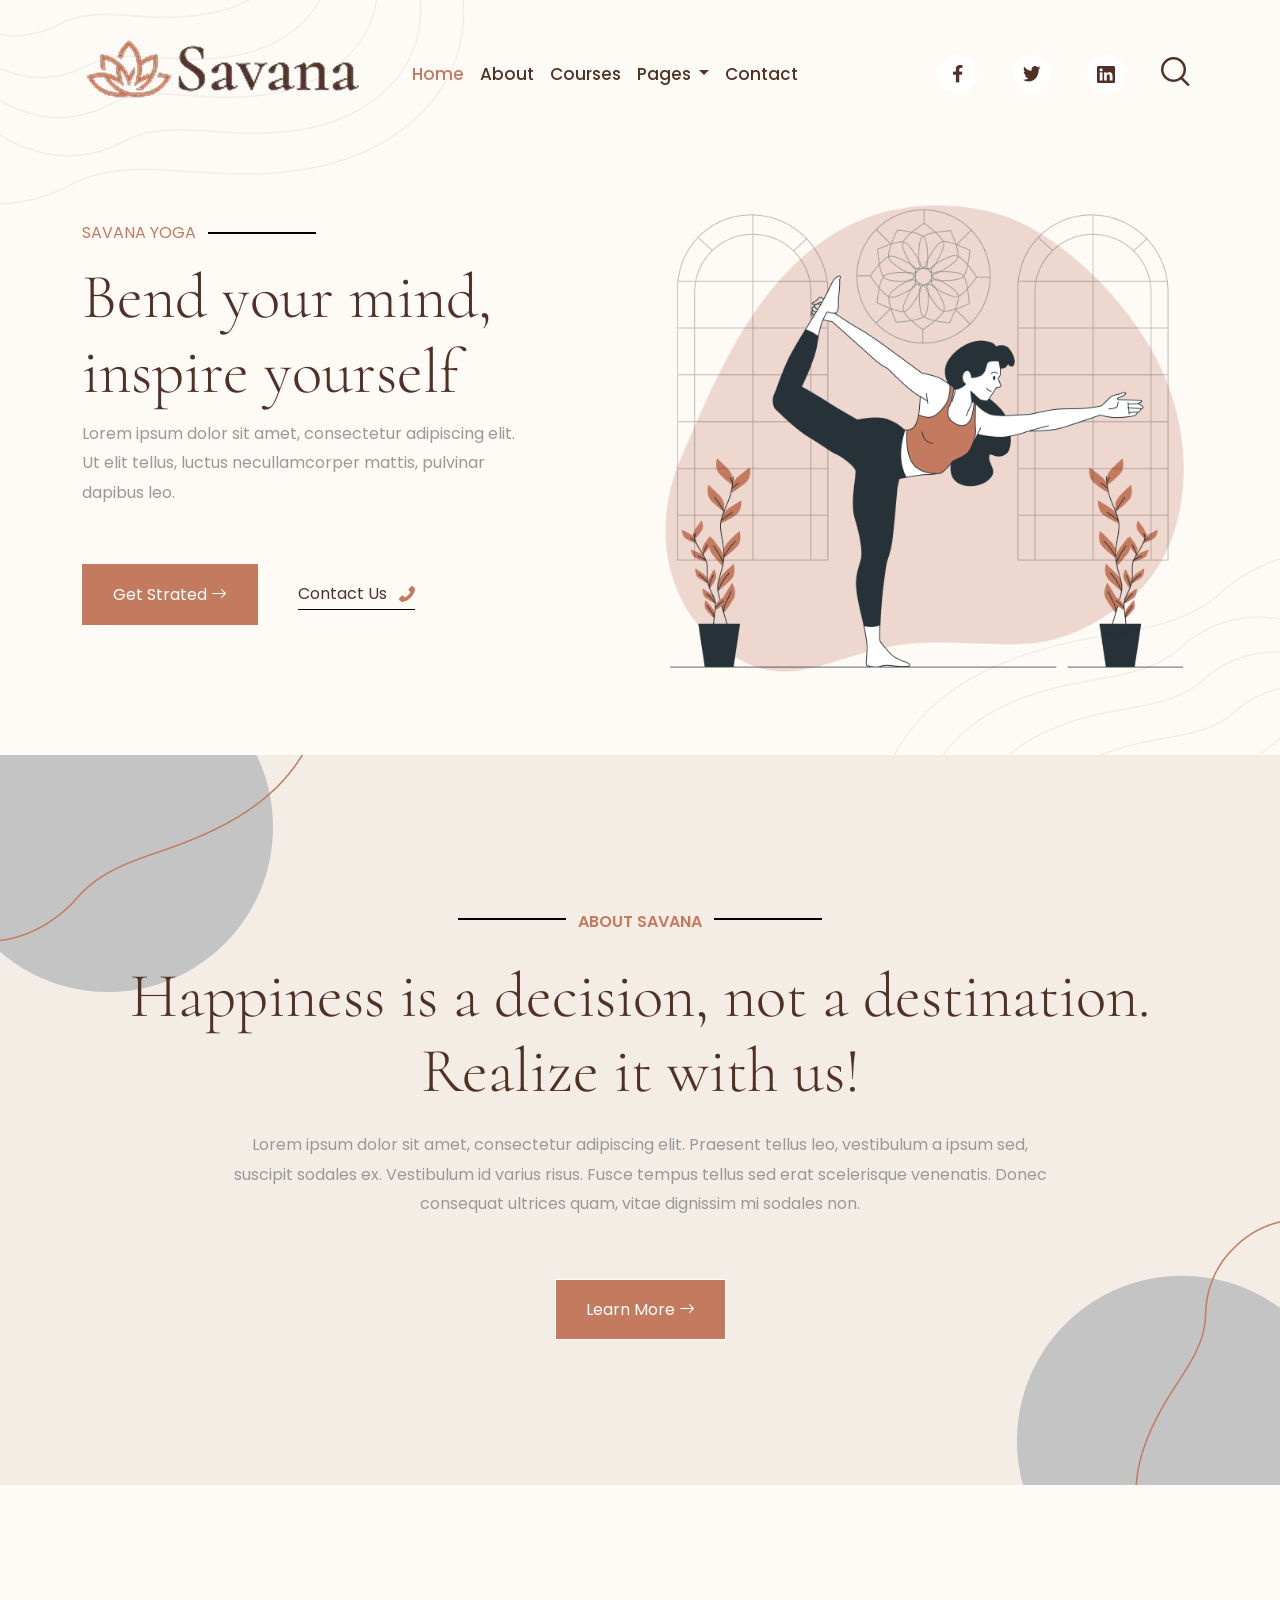
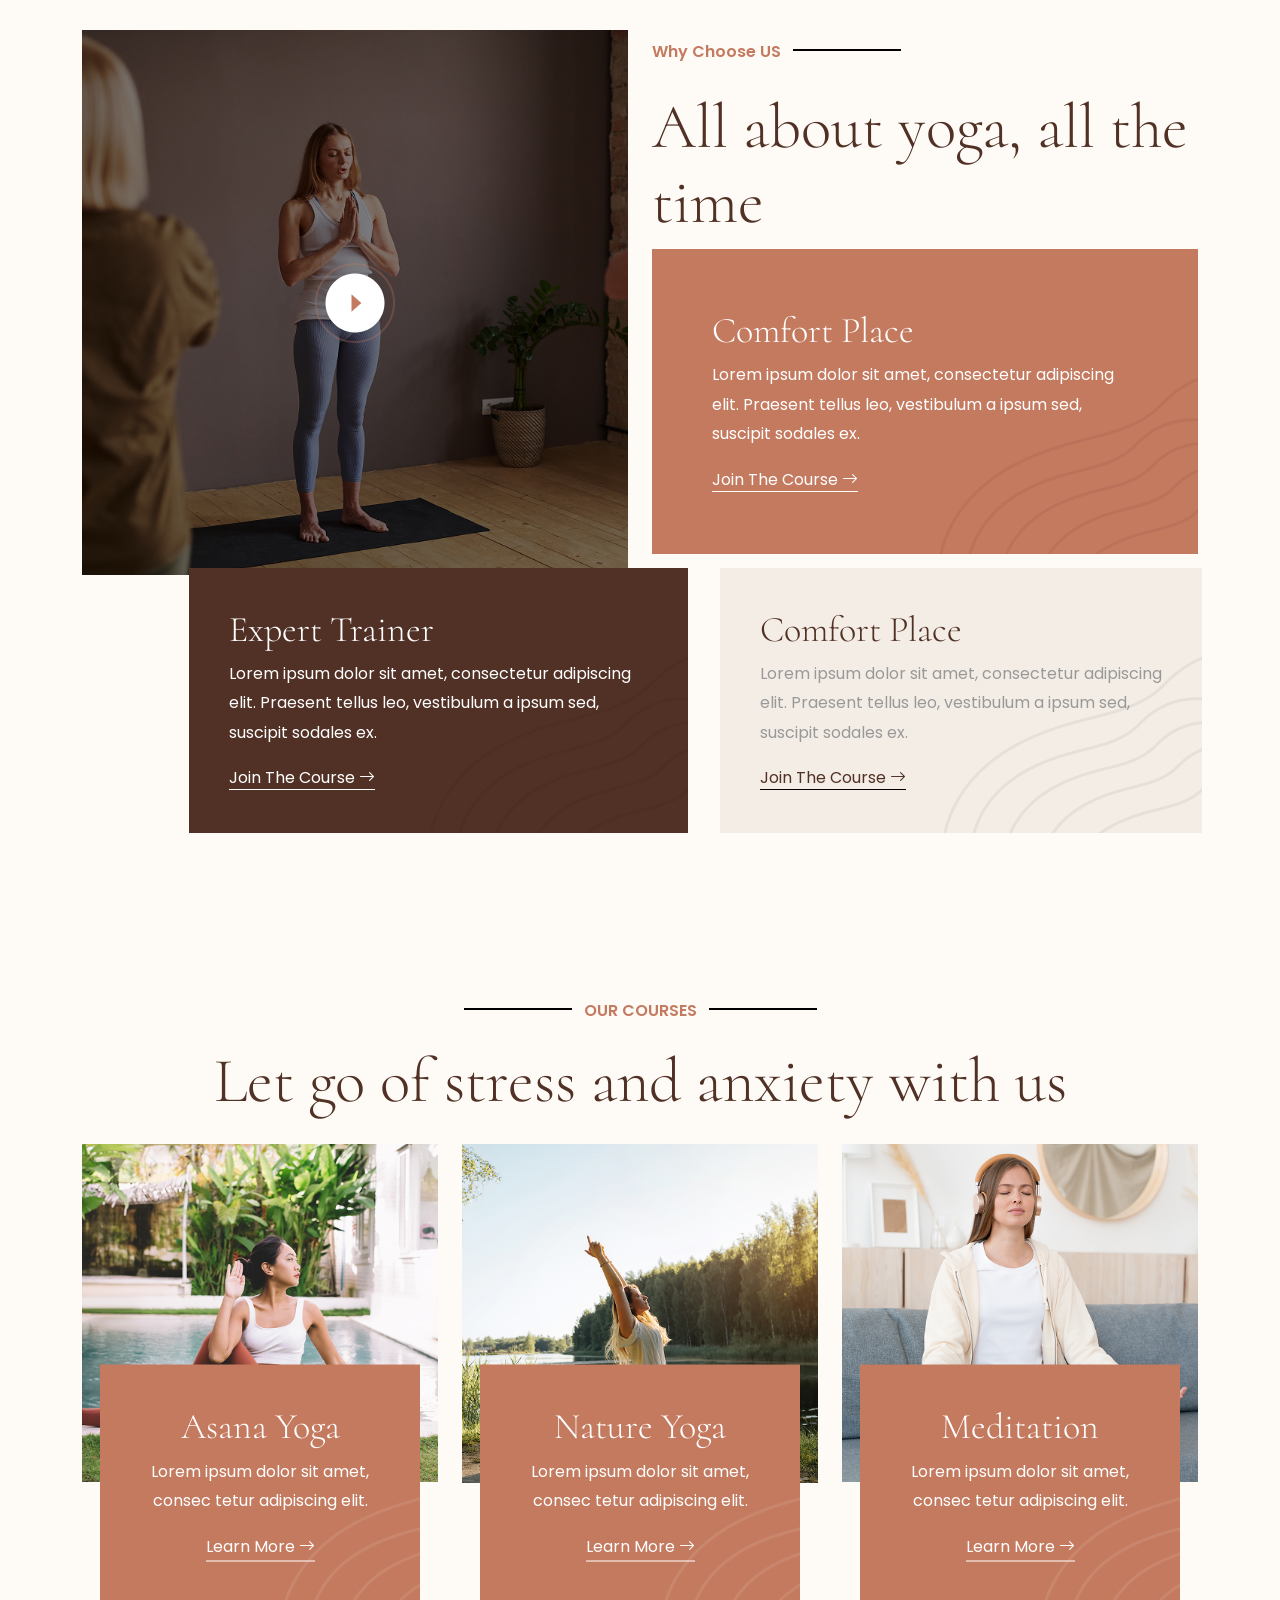
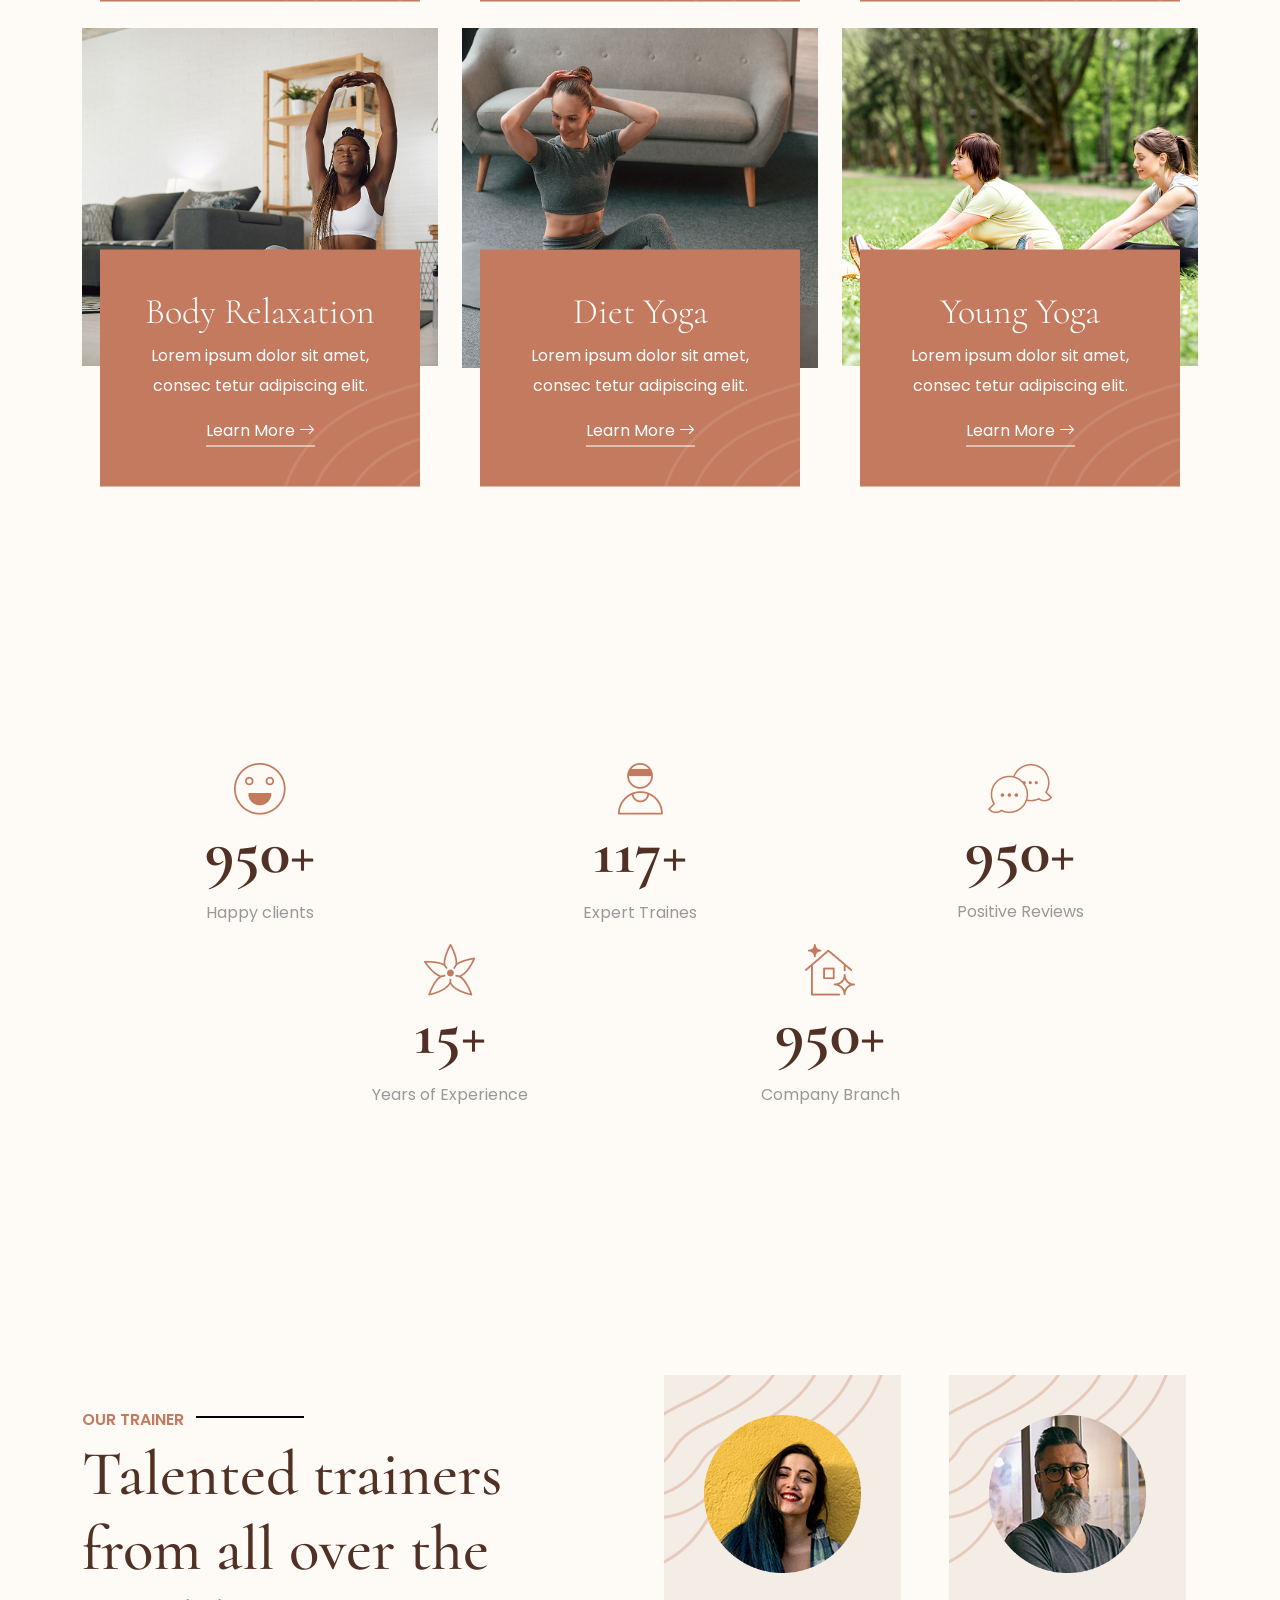
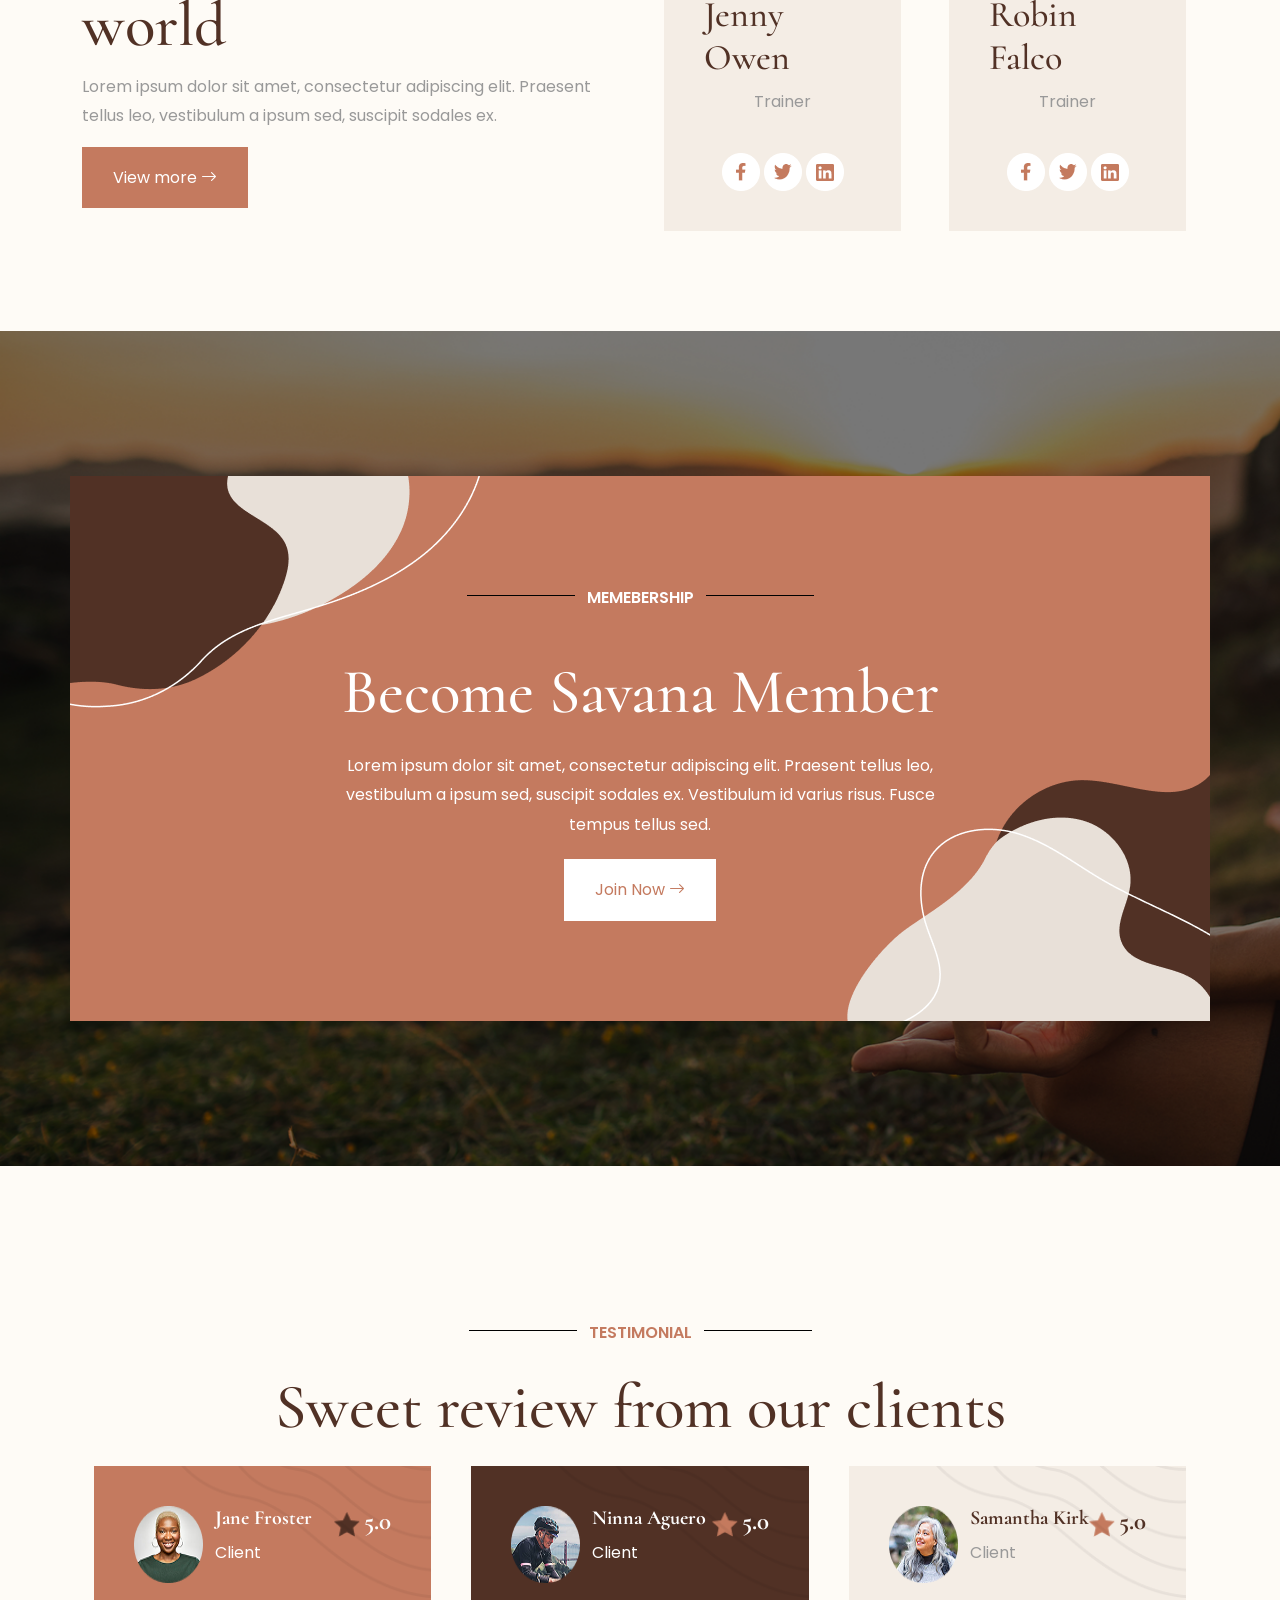
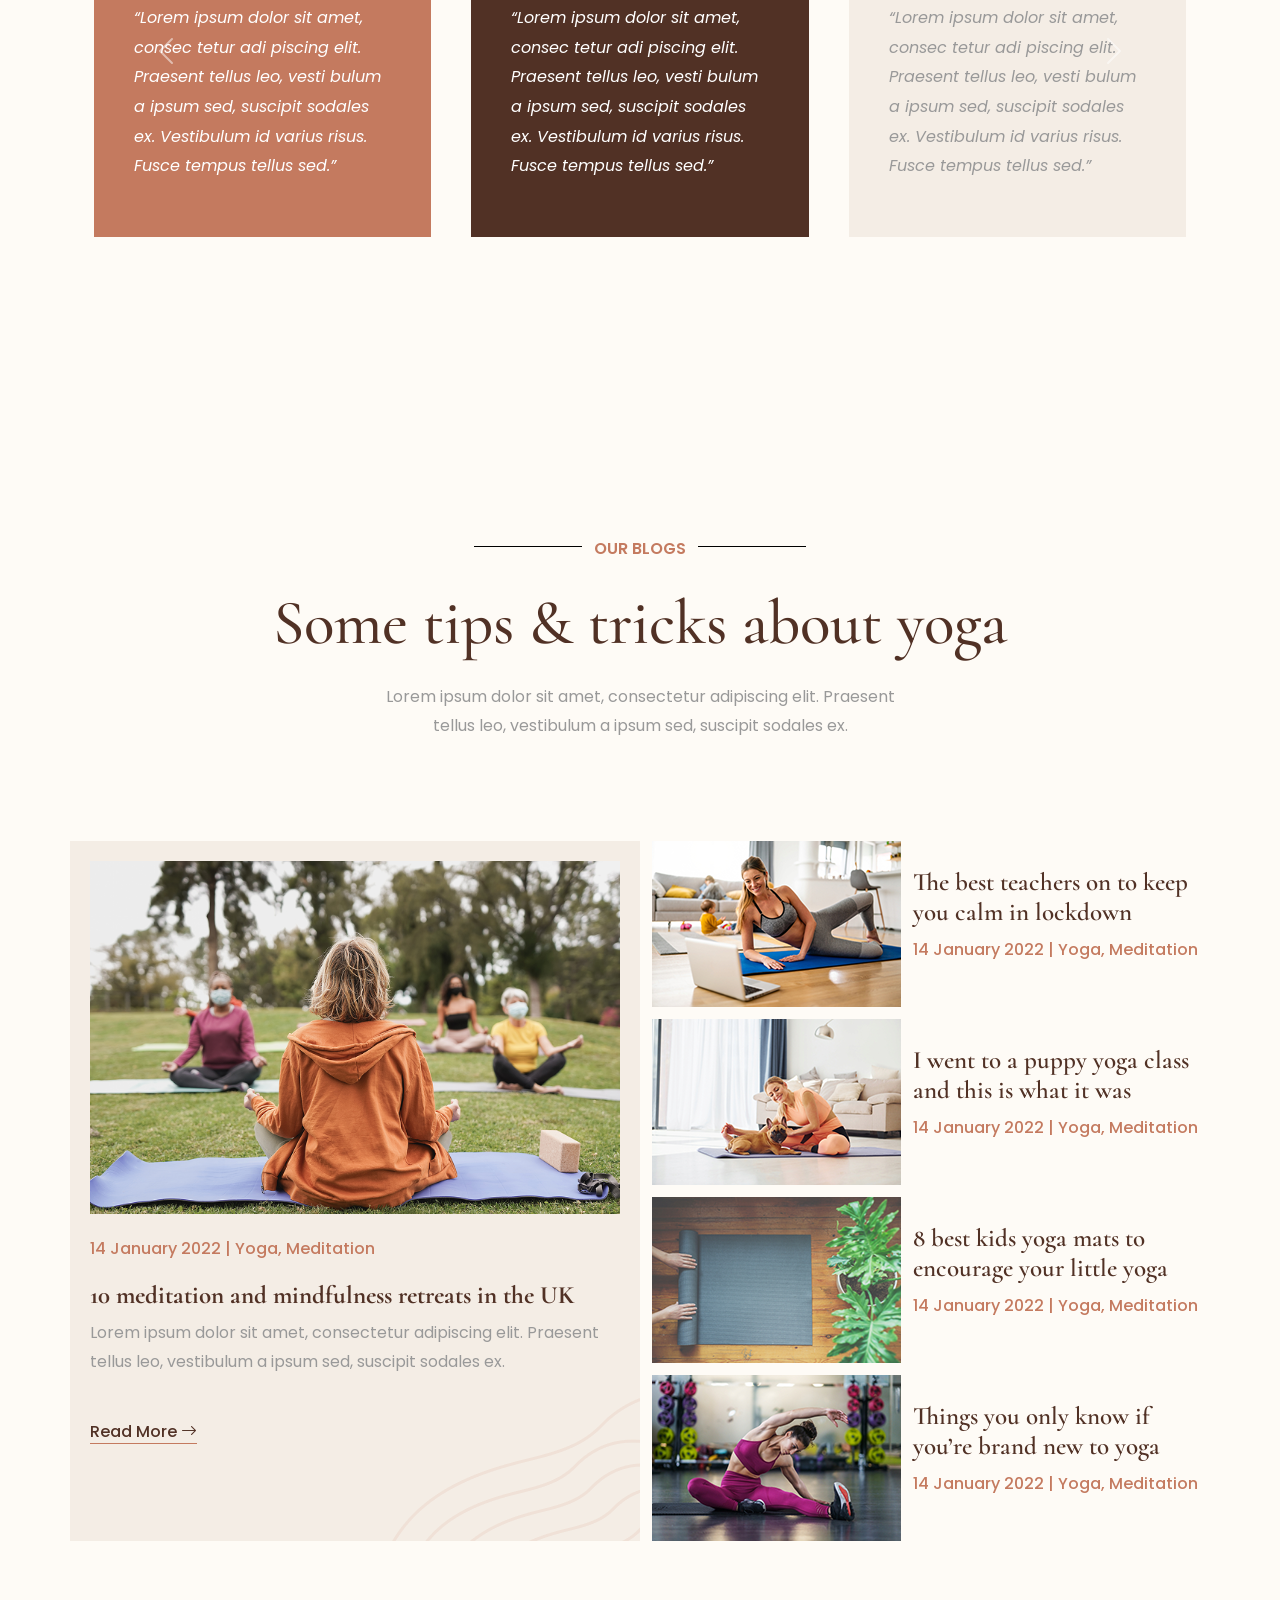
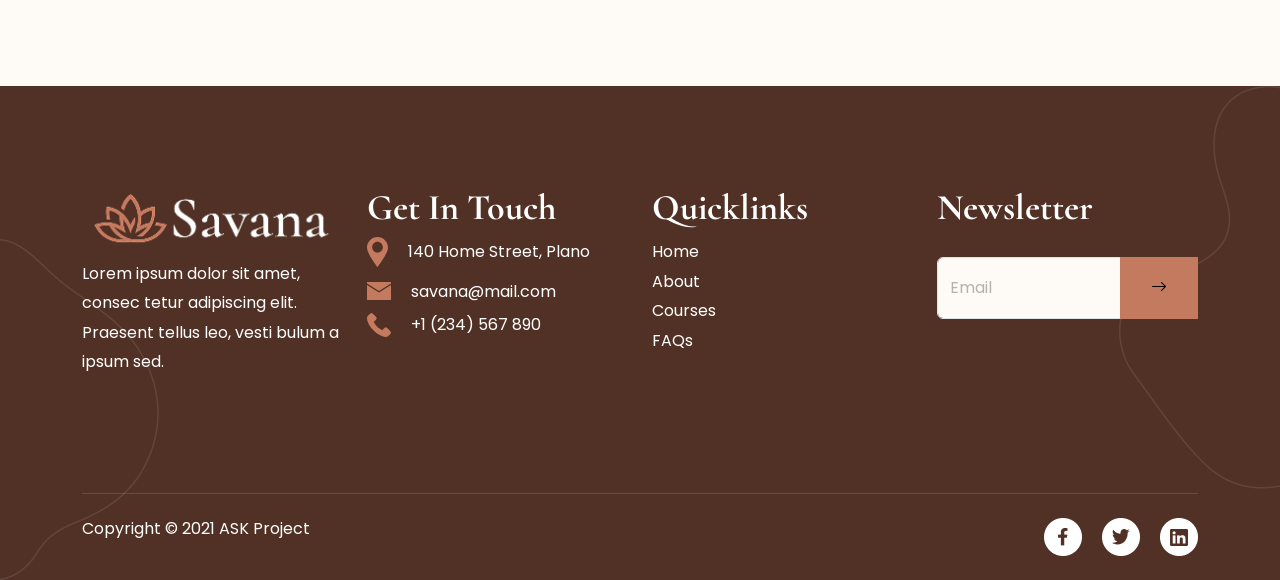
<file: index.html>
<!DOCTYPE html>
<html lang="en">

<head>
    <meta charset="UTF-8" />
    <meta name="viewport" content="width=device-width, initial-scale=1.0" />
    <link href="https://cdn.jsdelivr.net/npm/bootstrap@5.3.8/dist/css/bootstrap.min.css" rel="stylesheet"
        integrity="sha384-sRIl4kxILFvY47J16cr9ZwB07vP4J8+LH7qKQnuqkuIAvNWLzeN8tE5YBujZqJLB" crossorigin="anonymous" />
    <meta name="description" content="Bend your mind, inspire yourself">
    <link rel="preconnect" href="https://fonts.googleapis.com" />
    <link rel="preconnect" href="https://fonts.gstatic.com" crossorigin />
    <link
        href="https://fonts.googleapis.com/css2?family=Cormorant:ital,wght@0,300..700;1,300..700&family=Poppins:ital,wght@0,100;0,200;0,300;0,400;0,500;0,600;0,700;0,800;0,900;1,100;1,200;1,300;1,400;1,500;1,600;1,700;1,800;1,900&display=swap"
        rel="stylesheet" />
    <link rel="stylesheet" href="https://cdn.jsdelivr.net/npm/bootstrap-icons@1.13.1/font/bootstrap-icons.min.css" />
    <link rel="stylesheet" href="./assets/css/style.css" />
    <title>Savana</title>
</head>

<body>
    <header class="position-relative">
        <img class="img-fluid position-absolute top-0 start-0" src="./assets/images/nav-logo/shapes-bg.png"
            alt="shapes" />

        <nav class="navbar navbar-expand-lg">
            <div class="container mt-3">
                
                    <a class="navbar-brand" href="index.html"><img class="img-fluid"
                            src="./assets/images/logo/savana-logo.webp" alt="logo" /></a>

                    <button class="navbar-toggler" type="button" data-bs-toggle="collapse"
                        data-bs-target="#navbarScroll" aria-controls="navbarScroll" aria-expanded="false"
                        aria-label="Toggle navigation">
                        <span class="navbar-toggler-icon"></span>
                    </button>

                    <div class="collapse navbar-collapse gap-10 justify-content-end " id="navbarScroll">
                        <ul class="navbar-nav my-lg-0 navbar-nav-scroll mx-auto" style="--bs-scroll-height: 100px">
                            <li class="nav-item active">
                                <a class="nav-link active" aria-current="page" href="index.html">Home</a>
                            </li>
                            <li class="nav-item">
                                <a class="nav-link" href="about.html">About</a>
                            </li>
                            <li class="nav-item">
                                <a class="nav-link" href="#">Courses</a>
                            </li>
                            <li class="nav-item dropdown">
                                <a class="nav-link dropdown-toggle" href="#" role="button" data-bs-toggle="dropdown"
                                    aria-expanded="false">
                                    Pages
                                </a>
                                <ul class="dropdown-menu">
                                    <li><a class="dropdown-item" href="#">Action</a></li>
                                    <li>
                                        <a class="dropdown-item" href="#">Another action</a>
                                    </li>
                                    <li>
                                        <hr class="dropdown-divider" />
                                    </li>
                                    <li>
                                        <a class="dropdown-item" href="#">Something else here</a>
                                    </li>
                                </ul>
                            </li>
                            <li class="nav-item">
                                <a class="nav-link" href="contact.html">Contact</a>
                            </li>
                        </ul>

                        <ul class="navbar-nav d-flex flex-row gap-3">
                            <li class="nav-item">
                                <a class="nav-link" href="#"><img class="img-fluid"
                                        src="./assets/images/nav-logo/facebook.png" alt="facebook" /></a>
                            </li>
                            <li class="nav-item">
                                <a class="nav-link" href="#"><img class="img-fluid"
                                        src="./assets/images/nav-logo/twitter.png" alt="twitter" /></a>
                            </li>
                            <li class="nav-item">
                                <a class="nav-link" href="#"><img class="img-fluid"
                                        src="./assets/images/nav-logo/linkedin.png" alt="linkedin" /></a>
                            </li>
                            <li class="nav-item">
                                <a class="nav-link" href="#" data-bs-toggle="collapse" role="button"
                                    data-bs-target="#collapseWidthExample" aria-expanded="false"
                                    aria-controls="collapseWidthExample"><img class="img-fluid"
                                        src="./assets/images/nav-logo/search.png" alt="search" /></a>
                                <div class="position-absolute end-0 top-0 h-100" style="min-height: 120px">
                                    <div class="collapse collapse-horizontal" id="collapseWidthExample">
                                        <div class="card card-body" style="width: 300px">
                                            <form class="d-flex" role="search">
                                                <input class="form-control me-2" type="search" placeholder="Search"
                                                    aria-label="Search" />
                                                <button class="btn btn-outline-success" type="submit">
                                                    Search
                                                </button>
                                            </form>
                                        </div>
                                    </div>
                                </div>
                            </li>
                        </ul>
                    </div>
                
            </div>
        </nav>
    </header>

    <main>
        <section class="top-banner py-4 position-relative">
            <img class="img-fluid position-absolute bottom-0 end-0" src="./assets/images/banner-img/shapes-bg.png"
                alt="shapes" />
            <div class="container">
                <div class="row justify-content-center align-items-center">
                    <div class="col-md-5">
                        <div class="banner-content d-flex flex-column justify-content-around">
                            <div class="sub-yoga d-flex align-items-center gap-1">
                                <div class="sub-heading text-accent">SAVANA YOGA</div>
                                <div class="line"></div>
                            </div>
                            <div class="banner-about mt-1">
                                <h1 class="fw-light fs-2 cormorant">
                                    Bend your mind, inspire yourself
                                </h1>
                                <p>
                                    Lorem ipsum dolor sit amet, consectetur adipiscing elit. Ut
                                    elit tellus, luctus necullamcorper mattis, pulvinar dapibus
                                    leo.
                                </p>
                            </div>
                            <div class="d-flex gap-4 my-4 align-items-center">
                                <a href="#" class="btn btn-accent text-white">Get Strated <i
                                        class="bi bi-arrow-right"></i></a>
                                <div class="banner-contact link-underline-secondary">
                                    <a href="tel: 903434059"
                                        class="d-flex gap-1 align-items-center link-underline-secondary text-secondary border-bottom border-black">Contact
                                        Us
                                        <img class="img-fluid text-secondary" src="./assets/images/logo/phone.svg"
                                            alt="phone" /></a>
                                </div>
                            </div>
                        </div>
                    </div>
                    <div class="col-md-1"></div>
                    <div class="col-md-6">
                        <img class="img-fluid" src="./assets/images/banner-img/yoga-practice.png" alt="yoga-image" />
                    </div>
                </div>
            </div>
        </section>

        <section class="about-savana">
            <div
                class="text-center container-fluid border-none d-flex flex-column gap-4 justify-content-center bg-primary position-relative">
                <img class="img-fluid position-absolute top-0 start-0" src="./assets/images/about/left-shape.png"
                    alt="shape" />
                <img class="img-fluid position-absolute bottom-0 end-0" src="./assets/images/about/right-shape.png"
                    alt="shape" />
                <div class="container my-6 position-relative">
                    <div class="sub-about d-flex justify-content-center align-items-center mb-3 gap-1">
                        <div class="line"></div>
                        <h6 class="sub-heading mt-1 text-accent fw-semibold">
                            ABOUT SAVANA
                        </h6>
                        <div class="line"></div>
                    </div>
                    <h2 class="fw-light cormorant mb-3 mx-4">
                        Happiness is a decision, not a destination. Realize it with us!
                    </h2>
                    <p class="text-para mx-6 mb-5">
                        Lorem ipsum dolor sit amet, consectetur adipiscing elit. Praesent
                        tellus leo, vestibulum a ipsum sed, suscipit sodales ex.
                        Vestibulum id varius risus. Fusce tempus tellus sed erat
                        scelerisque venenatis. Donec consequat ultrices quam, vitae
                        dignissim mi sodales non.
                    </p>
                    <a href="#" class="btn btn-accent text-white border-radio border-bottom border-white">Learn More <i
                            class="bi bi-arrow-right"></i></a>
                </div>
            </div>
        </section>

        <section class="why-us mt-6 mb-8">
            <div class="container position-relative">
                <div class="row">
                    <div class="col-md-6">
                        <div class="position-relative">
                            <img class="img-fluid" src="./assets/images/why-us/placeholder.png" alt="yoga-image" />
                            <!-- Button trigger modal -->
                            <button type="button" class="btn position-absolute top-50 start-50 translate-middle" data-bs-toggle="modal"
                                data-bs-target="#staticBackdrop">
                                <img class="img-fluid" src="./assets/images/why-us/play-button.png" alt="play-button" />
                            </button>

                            <!-- Modal -->
                            <div class="modal fade" id="staticBackdrop" data-bs-backdrop="static"
                                data-bs-keyboard="false" tabindex="-1" aria-labelledby="staticBackdropLabel"
                                aria-hidden="true">
                                <div class="modal-dialog">
                                    <div class="modal-content">
                                        <div class="modal-body position-relative p-0">
                                            <button type="button"
                                                class="btn-close position-absolute z-3 start-100 top-0 translate-middle bg-light rounded-circle"
                                                data-bs-dismiss="modal" aria-label="Close"></button>
                                            <iframe class="w-100 d-block" width="560" height="315"
                                                src="https://www.youtube.com/embed/LCyP3F7gRC4?si=LNOwDb1QECh6KYZi"
                                                title="YouTube video player" frameborder="0"
                                                allow="accelerometer; autoplay; clipboard-write; encrypted-media; gyroscope; picture-in-picture; web-share"
                                                referrerpolicy="strict-origin-when-cross-origin"
                                                allowfullscreen></iframe>
                                        </div>
                                    </div>
                                </div>
                            </div>
                        </div>
                    </div>

                    <div class="col-md-6 pb-6">
                        <div class="sub-about d-flex align-items-center gap-1">
                            <h6 class="sub-heading mt-1 text-accent fw-semibold">
                                Why Choose US
                            </h6>
                            <div class="line"></div>
                        </div>
                        <h2 class="fw-light cormorant mt-3">
                            All about yoga, all the time
                        </h2>
                        <div class="comfort bg-accent position-relative text-white p-5">
                            <h3 class="text-white fw-light cormorant">Comfort Place</h3>
                            <p class="">
                                Lorem ipsum dolor sit amet, consectetur adipiscing elit.
                                Praesent tellus leo, vestibulum a ipsum sed, suscipit sodales
                                ex.
                            </p>
                            <a href="#" class="text-white border-bottom border-white">Join The Course <i
                                    class="bi bi-arrow-right"></i></a>
                            <img class="position-absolute end-0 bottom-0" src="./assets/images/why-us/shapes-bg.png"
                                alt="shapes" />
                        </div>
                    </div>
                </div>
                <div class="row poster position-absolute offset-lg-1">
                    <!-- <div class="col-md-1"></div> -->
                    <div class="col-md-5 flex-grow-1">
                        <div class="comfort bg-secondary position-relative text-white p-4">
                            <h3 class="text-white fw-light cormorant">Expert Trainer</h3>
                            <p class="">
                                Lorem ipsum dolor sit amet, consectetur adipiscing elit.
                                Praesent tellus leo, vestibulum a ipsum sed, suscipit sodales
                                ex.
                            </p>
                            <a href="#" class="text-white border-bottom border-white">Join The Course <i
                                    class="bi bi-arrow-right"></i></a>
                            <img class="position-absolute end-0 bottom-0" src="./assets/images/why-us/shapes-bg.png"
                                alt="shapes" />
                        </div>
                    </div>

                    <div class="col-md-5 flex-grow-1 px-3">
                        <div class="comfort bg-primary position-relative p-4">
                            <h3 class="fw-light cormorant">Comfort Place</h3>
                            <p class="">
                                Lorem ipsum dolor sit amet, consectetur adipiscing elit.
                                Praesent tellus leo, vestibulum a ipsum sed, suscipit sodales
                                ex.
                            </p>
                            <a href="#" class="text-secondary border-bottom border-black">Join The Course <i
                                    class="bi bi-arrow-right"></i></a>
                            <img class="position-absolute end-0 bottom-0" src="./assets/images/why-us/shapes-bg.png"
                                alt="shapes" />
                        </div>
                    </div>
                </div>
            </div>
        </section>

        <section class="courses">
            <div class="container d-flex flex-column gap-2 justify-content-center align-items-center">
                <div class="sub-about d-flex justify-content-center align-items-center gap-1">
                    <div class="line"></div>
                    <h6 class="sub-heading mt-1 text-accent fw-semibold">
                        OUR COURSES
                    </h6>
                    <div class="line"></div>
                </div>
                <h2 class="cormorant fw-light">
                    Let go of stress and anxiety with us
                </h2>
                <div class="row">
                    <div class="col-md-4 mb-6 position-relative justify-content-center align-items-center">
                        <img class="img-fluid" src="./assets/images/courses/yoga-1.png" alt="yoga-1" />
                        <div class="yoga position-absolute top-100 start-50 translate-middle">
                            <div class="comfort bg-accent position-relative text-white p-4 d-flex flex-column justify-content-center align-items-center"
                                style="width: 20rem">
                                <h3 class="text-white fw-light cormorant">Asana Yoga</h3>
                                <p class="text-center">
                                    Lorem ipsum dolor sit amet, consec tetur adipiscing elit.
                                </p>
                                <a href="#" class="text-white border-bottom border-white">Learn More <i
                                        class="bi bi-arrow-right"></i></a>
                                <img class="position-absolute end-0 bottom-0"
                                    src="./assets/images/courses/shapes-bg.png" alt="shapes" />
                            </div>
                        </div>
                    </div>

                    <div class="col-md-4 mb-6 position-relative justify-content-center align-items-center">
                        <img class="img-fluid" src="./assets/images/courses/yoga-2.png" alt="yoga-2" />
                        <div class="yoga position-absolute top-100 start-50 translate-middle">
                            <div class="comfort bg-accent position-relative text-white p-4 d-flex flex-column justify-content-center align-items-center"
                                style="width: 20rem">
                                <h3 class="text-white fw-light cormorant">Nature Yoga</h3>
                                <p class="text-center">
                                    Lorem ipsum dolor sit amet, consec tetur adipiscing elit.
                                </p>
                                <a href="#" class="text-white border-bottom border-white">Learn More <i
                                        class="bi bi-arrow-right"></i></a>
                                <img class="position-absolute end-0 bottom-0"
                                    src="./assets/images/courses/shapes-bg.png" alt="shapes" />
                            </div>
                        </div>
                    </div>

                    <div class="col-md-4 mb-6 position-relative justify-content-center align-items-center">
                        <img class="img-fluid" src="./assets/images/courses/yoga-3.png" alt="yoga-3" />
                        <div class="yoga position-absolute top-100 start-50 translate-middle">
                            <div class="comfort bg-accent position-relative text-white p-4 d-flex flex-column justify-content-center align-items-center"
                                style="width: 20rem">
                                <h3 class="text-white fw-light cormorant">Meditation</h3>
                                <p class="text-center">
                                    Lorem ipsum dolor sit amet, consec tetur adipiscing elit.
                                </p>
                                <a href="#" class="text-white border-bottom border-white">Learn More <i
                                        class="bi bi-arrow-right"></i></a>
                                <img class="position-absolute end-0 bottom-0"
                                    src="./assets/images/courses/shapes-bg.png" alt="shapes" />
                            </div>
                        </div>
                    </div>

                    <div class="col-md-4 mb-6 position-relative justify-content-center align-items-center">
                        <img class="img-fluid" src="./assets/images/courses/yoga-4.png" alt="yoga-4" />
                        <div class="yoga position-absolute top-100 start-50 translate-middle">
                            <div class="comfort bg-accent position-relative text-white p-4 d-flex flex-column justify-content-center align-items-center"
                                style="width: 20rem">
                                <h3 class="text-white fw-light cormorant">Body Relaxation</h3>
                                <p class="text-center">
                                    Lorem ipsum dolor sit amet, consec tetur adipiscing elit.
                                </p>
                                <a href="#" class="text-white border-bottom border-white">Learn More <i
                                        class="bi bi-arrow-right"></i></a>
                                <img class="position-absolute end-0 bottom-0"
                                    src="./assets/images/courses/shapes-bg.png" alt="shapes" />
                            </div>
                        </div>
                    </div>

                    <div class="col-md-4 mb-6 position-relative justify-content-center align-items-center">
                        <img class="img-fluid" src="./assets/images/courses/yoga-5.png" alt="yoga-5" />
                        <div class="yoga position-absolute top-100 start-50 translate-middle">
                            <div class="comfort bg-accent position-relative text-white p-4 d-flex flex-column justify-content-center align-items-center"
                                style="width: 20rem">
                                <h3 class="text-white fw-light cormorant">Diet Yoga</h3>
                                <p class="text-center">
                                    Lorem ipsum dolor sit amet, consec tetur adipiscing elit.
                                </p>
                                <a href="#" class="text-white border-bottom border-white">Learn More <i
                                        class="bi bi-arrow-right"></i></a>
                                <img class="position-absolute end-0 bottom-0"
                                    src="./assets/images/courses/shapes-bg.png" alt="shapes" />
                            </div>
                        </div>
                    </div>

                    <div class="col-md-4 mb-6 position-relative justify-content-center align-items-center">
                        <img class="img-fluid" src="./assets/images/courses/yoga-6.png" alt="yoga-6" />
                        <div class="yoga position-absolute top-100 start-50 translate-middle">
                            <div class="comfort bg-accent position-relative text-white p-4 d-flex flex-column justify-content-center align-items-center"
                                style="width: 20rem">
                                <h3 class="text-white fw-light cormorant">Young Yoga</h3>
                                <p class="text-center">
                                    Lorem ipsum dolor sit amet, consec tetur adipiscing elit.
                                </p>
                                <a href="#" class="text-white border-bottom border-white">Learn More <i
                                        class="bi bi-arrow-right"></i></a>
                                <img class="position-absolute end-0 bottom-0"
                                    src="./assets/images/courses/shapes-bg.png" alt="shapes" />
                            </div>
                        </div>
                    </div>
                </div>
            </div>
        </section>

        <section class="overview">
            <div class="container">
                <div class="row mt-7 mb-7">
                    <div class="col-md-1"></div>

                    <div class="col-md-2 d-flex flex-column justify-content-center align-items-center">
                        <img class="img-fluid" src="./assets/images/overview/vector-1.png" alt="smile-image" />
                        <h2 class="cormorant">950+</h2>
                        <p>Happy clients</p>
                    </div>

                    <div class="col-md-2"></div>

                    <div class="col-md-2 d-flex flex-column justify-content-center align-items-center">
                        <img class="img-fluid" src="./assets/images/overview/vector-2.png" alt="people-image" />
                        <h2 class="cormorant">117+</h2>
                        <p>Expert Traines</p>
                    </div>

                    <div class="col-md-2"></div>

                    <div class="col-md-2 d-flex flex-column justify-content-center align-items-center">
                        <img class="img-fluid" src="./assets/images/overview/vector-3.png" alt="chate-image" />
                        <h2 class="cormorant">950+</h2>
                        <p>Positive Reviews</p>
                    </div>

                    <div class="col-md-1"></div>

                    <div class="col-md-3"></div>

                    <div class="col-md-2 d-flex flex-column justify-content-center align-items-center">
                        <img class="img-fluid" src="./assets/images/overview/vector-4.png" alt="flower-image" />
                        <h2 class="cormorant">15+</h2>
                        <p>Years of Experience</p>
                    </div>

                    <div class="col-md-2"></div>

                    <div class="col-md-2 d-flex flex-column justify-content-center align-items-center">
                        <img class="img-fluid" src="./assets/images/overview/vector-5.png" alt="House-image" />
                        <h2 class="cormorant">950+</h2>
                        <p>Company Branch</p>
                    </div>

                    <div class="col-md-3"></div>
                </div>
            </div>
        </section>

        <section class="trainer mb-10">
            <div class="container">
                <div class="row">
                    <div class="col-md-6 d-flex flex-column justify-content-center">
                        <div class="sub-about d-flex align-items-center gap-1">
                            <h6 class="sub-heading mt-1 text-accent fw-semibold">
                                OUR TRAINER
                            </h6>
                            <div class="line"></div>
                        </div>
                        <h2 class="fw-medium cormorant">
                            Talented trainers from all over the world
                        </h2>
                        <p>
                            Lorem ipsum dolor sit amet, consectetur adipiscing elit.
                            Praesent tellus leo, vestibulum a ipsum sed, suscipit sodales
                            ex.
                        </p>
                        <div class="b-link">
                            <a href="#" class="btn btn-accent text-white">View more <i
                                    class="bi bi-arrow-right"></i></a>
                        </div>
                    </div>
                    <div class="col-md-6">
                        <div class="row d-flex justify-content-around">
                            <div class="col-md-5 position-relative bg-primary p-4">
                                <img class="img-fluid position-absolute top-0 start-0"
                                    src="./assets/images/trainer/shapes-bg.png" alt="Background" />
                                <div class="trainer d-flex flex-column justify-content-center align-items-center">
                                    <img class="img-fluid position-relative mb-3"
                                        src="./assets/images/trainer/trainer-1.png" alt="trainer-image" />
                                    <h3 class="cormorant fw-medium">Jenny Owen</h3>
                                    <p>Trainer</p>
                                    <div class="social-icon mt-3">
                                        <img src="./assets/images/trainer/facebook.png" alt="facebook" />
                                        <img src="./assets/images/trainer/twitter.png" alt="twitter" />
                                        <img src="./assets/images/trainer/linkedin.png" alt="linkedin" />
                                    </div>
                                </div>
                            </div>

                            <div class="col-md-5 position-relative bg-primary p-4">
                                <img class="img-fluid position-absolute top-0 start-0"
                                    src="./assets/images/trainer/shapes-bg.png" alt="Background" />
                                <div class="trainer d-flex flex-column justify-content-center align-items-center">
                                    <img class="img-fluid position-relative mb-3"
                                        src="./assets/images/trainer/trainer-2.png" alt="trainer-image" />
                                    <h3 class="cormorant fw-medium">Robin Falco</h3>
                                    <p>Trainer</p>
                                    <div class="social-icon mt-3">
                                        <img src="./assets/images/trainer/facebook.png" alt="facebook" />
                                        <img src="./assets/images/trainer/twitter.png" alt="twitter" />
                                        <img src="./assets/images/trainer/linkedin.png" alt="linkedin" />
                                    </div>
                                </div>
                            </div>
                        </div>
                    </div>
                </div>
            </div>
        </section>

        <section class="membership py-6 mb-6">
            <div class="container position-relative bg-accent">
                <div class="position-absolute top-0 start-0">
                    <img class="img-fluid" src="./assets/images/membership/shape-top.png" alt="Mask-group" />
                </div>
                <div class="position-absolute bottom-0 end-0">
                    <img class="img-fluid" src="./assets/images/membership/shape-bottom.png" alt="Mask-group" />
                </div>
                <div
                    class="content text-white pt-10 pb-10 position-relative d-flex flex-column justify-content-center align-items-center">
                    <div class="sub-about d-flex align-items-center gap-1 mb-4">
                        <div class="line"></div>
                        <h6 class="sub-heading mt-1 text-white fw-semibold">
                            MEMEBERSHIP
                        </h6>
                        <div class="line"></div>
                    </div>
                    <h2 class="fw-medium cormorant text-white mb-3">
                        Become Savana Member
                    </h2>
                    <p class="text-center mx-7 mb-3">
                        Lorem ipsum dolor sit amet, consectetur adipiscing elit. Praesent
                        tellus leo, vestibulum a ipsum sed, suscipit sodales ex.
                        Vestibulum id varius risus. Fusce tempus tellus sed.
                    </p>
                    <div class="b-link">
                        <a href="#" class="btn bg-white text-accent">Join Now <i class="bi bi-arrow-right"></i></a>
                    </div>
                </div>
            </div>
        </section>

        <section class="testimonial mb-8">
            <div class="container d-flex flex-column justify-content-center align-items-center">
                <div class="sub-about d-flex align-items-center gap-1 mb-3">
                    <div class="line"></div>
                    <h6 class="sub-heading mt-1 text-accent fw-semibold">
                        TESTIMONIAL
                    </h6>
                    <div class="line"></div>
                </div>
                <h2 class="fw-medium cormorant mb-3">
                    Sweet review from our clients
                </h2>

                <div id="carouselExample" class="carousel slide">
                    <div class="carousel-inner">
                        <div class="container">
                            <div class="row d-flex justify-content-between gx-4">
                                <div class="col-md-4 ">
                                    <div class="bg-accent p-4 text-white  position-relative">
                                        <img class="img-fluid position-absolute top-0 end-0"
                                            src="./assets/images/testimonial/shapes-bg.png" alt="shape" />
                                        <div class="review-img d-flex justify-content-between">
                                            <div class="d-flex gap-1 mb-3">
                                                <img class="img-fluid" src="./assets/images/testimonial/one.png"
                                                    alt="people-image" />
                                                <div class="about-client">
                                                    <h5 class="text-white cormorant">Jane Froster</h5>
                                                    <p>Client</p>
                                                </div>
                                            </div>
                                            <div class="star">
                                                <img class="img-fluid" width="26px"
                                                    src="./assets/images/testimonial/Star-1.png" alt="star" />
                                                <h4 class="cormorant d-inline text-white">5.0</h4>
                                            </div>
                                        </div>
                                        <p class="fst-italic">
                                            “Lorem ipsum dolor sit amet, consec tetur adi piscing
                                            elit. Praesent tellus leo, vesti bulum a ipsum sed,
                                            suscipit sodales ex. Vestibulum id varius risus. Fusce
                                            tempus tellus sed.”
                                        </p>
                                    </div>
                                </div>

                                <div class="col-md-4">
                                    <div class="bg-secondary text-white p-4 position-relative">
                                        <img class="img-fluid position-absolute top-0 end-0"
                                            src="./assets/images/testimonial/shapes-bg.png" alt="shape" />
                                        <div class="review-img d-flex justify-content-between">
                                            <div class="d-flex gap-1 mb-3">
                                                <img class="img-fluid" src="./assets/images/testimonial/two.png"
                                                    alt="people-image" />
                                                <div class="about-client">
                                                    <h5 class="text-white cormorant">Ninna Aguero</h5>
                                                    <p>Client</p>
                                                </div>
                                            </div>
                                            <div class="star">
                                                <img class="img-fluid" width="26px"
                                                    src="./assets/images/testimonial/Star-2.png" alt="star" />
                                                <h4 class="cormorant d-inline text-white">5.0</h4>
                                            </div>
                                        </div>
                                        <p class="fst-italic">
                                            “Lorem ipsum dolor sit amet, consec tetur adi piscing
                                            elit. Praesent tellus leo, vesti bulum a ipsum sed,
                                            suscipit sodales ex. Vestibulum id varius risus. Fusce
                                            tempus tellus sed.”
                                        </p>
                                    </div>
                                </div>

                                <div class="col-md-4 ">
                                    <div class="bg-primary p-4 position-relative">
                                        <img class="img-fluid position-absolute top-0 end-0"
                                            src="./assets/images/testimonial/shapes-bg.png" alt="shape" />
                                        <div class="review-img d-flex justify-content-between">
                                            <div class="d-flex gap-1 mb-3">
                                                <img class="img-fluid" src="./assets/images/testimonial/three.png"
                                                    alt="people-image" />
                                                <div class="about-client">
                                                    <h5 class="cormorant">Samantha Kirk</h5>
                                                    <p>Client</p>
                                                </div>
                                            </div>
                                            <div class="star">
                                                <img class="img-fluid" width="26px"
                                                    src="./assets/images/testimonial/Star-3.png" alt="star" />
                                                <h4 class="cormorant d-inline">5.0</h4>
                                            </div>
                                        </div>
                                        <p class="fst-italic">
                                            “Lorem ipsum dolor sit amet, consec tetur adi piscing
                                            elit. Praesent tellus leo, vesti bulum a ipsum sed,
                                            suscipit sodales ex. Vestibulum id varius risus. Fusce
                                            tempus tellus sed.”
                                        </p>
                                    </div>
                                </div>
                            </div>
                        </div>
                        <button class="carousel-control-prev" type="button" data-bs-target="#carouselExample"
                            data-bs-slide="prev">
                            <span class="carousel-control-prev-icon" aria-hidden="true"></span>
                            <span class="visually-hidden">Previous</span>
                        </button>
                        <button class="carousel-control-next" type="button" data-bs-target="#carouselExample"
                            data-bs-slide="next">
                            <span class="carousel-control-next-icon" aria-hidden="true"></span>
                            <span class="visually-hidden">Next</span>
                        </button>
                    </div>
                </div>
            </div>
        </section>

        <section class="blog position-relative">
            <div class="container d-flex flex-column justify-content-center align-items-center">
                <div class="sub-about d-flex align-items-center gap-1 mb-3">
                    <div class="line"></div>
                    <h6 class="sub-heading mt-1 text-accent fw-semibold">OUR BLOGS</h6>
                    <div class="line"></div>
                </div>
                <h2 class="fw-medium cormorant mb-3">
                    Some tips & tricks about yoga
                </h2>
                <p class="text-center mx-8 mb-10">
                    Lorem ipsum dolor sit amet, consectetur adipiscing elit. Praesent
                    tellus leo, vestibulum a ipsum sed, suscipit sodales ex.
                </p>

                <div class="row">
                    <div class="col-md-6 bg-primary p-3 position-relative">
                        <img class="img-fluid mb-3" src="./assets/images/blogs/right.png" alt="leady-yoga" />
                        <p class="text-accent fw-medium">
                            14 January 2022 | Yoga, Meditation
                        </p>
                        <h4 class="cormorant">
                            10 meditation and mindfulness retreats in the UK
                        </h4>
                        <p class="mb-4">
                            Lorem ipsum dolor sit amet, consectetur adipiscing elit.
                            Praesent tellus leo, vestibulum a ipsum sed, suscipit sodales
                            ex.
                        </p>
                        <a href="#" class="text-secondary fw-medium border-bottom border-accent">Read More <i
                                class="bi bi-arrow-right"></i></a>
                        <img class="position-absolute bottom-0 end-0" src="./assets/images/blogs/shapes-bg.png"
                            alt="shape" />
                    </div>

                    <div class="col-md-6">
                        <div class="yoga-cd mb-1 d-flex gap-1 justify-content-center align-items-center">
                            <img class="img-fluid" src="./assets/images/blogs/left-1.png" alt="yoga-image" />
                            <div class="content-yoga">
                                <h4 class="cormorant fw-semibold">
                                    The best teachers on to keep you calm in lockdown
                                </h4>
                                <p class="text-accent fw-medium">
                                    14 January 2022 | Yoga, Meditation
                                </p>
                            </div>
                        </div>

                        <div class="yoga-cd mb-1 d-flex gap-1 justify-content-center align-items-center">
                            <img class="img-fluid" src="./assets/images/blogs/left-2.png" alt="yoga-image" />
                            <div class="content-yoga">
                                <h4 class="cormorant fw-semibold">
                                    I went to a puppy yoga class and this is what it was
                                </h4>
                                <p class="text-accent fw-medium">
                                    14 January 2022 | Yoga, Meditation
                                </p>
                            </div>
                        </div>

                        <div class="yoga-cd mb-1 d-flex gap-1 justify-content-center align-items-center">
                            <img class="img-fluid" src="./assets/images/blogs/left-3.png" alt="yoga-image" />
                            <div class="content-yoga">
                                <h4 class="cormorant fw-semibold">
                                    8 best kids yoga mats to encourage your little yoga
                                </h4>
                                <p class="text-accent fw-medium">
                                    14 January 2022 | Yoga, Meditation
                                </p>
                            </div>
                        </div>

                        <div class="yoga-cd d-flex gap-1 justify-content-center align-items-center">
                            <img class="img-fluid" src="./assets/images/blogs/left-4.png" alt="yoga-image" />
                            <div class="content-yoga">
                                <h4 class="cormorant fw-semibold">
                                    Things you only know if you’re brand new to yoga
                                </h4>
                                <p class="text-accent fw-medium">
                                    14 January 2022 | Yoga, Meditation
                                </p>
                            </div>
                        </div>
                    </div>
                </div>
            </div>
        </section>
    </main>

    <footer class="bg-secondary mt-6 position-relative">
        <img class="img-fluid position-absolute bottom-0 start-0" src="./assets/images/footer-img/right-bg.png"
            alt="right-bg" />
        <img class="img-fluid position-absolute top-0 end-0" src="./assets/images/footer-img/left-bg.png"
            alt="left-bg" />
        <div class="container text-white">
            <div class="footer-top py-10">
                <div class="row">
                    <div class="col-lg-3">
                        <div class="foot-about">
                            <a href="index.html" aria-label="Go to home page">
                                <img class="img-fluid" src="./assets/images/logo/footer-logo.png" alt="footer logo" />
                            </a>
                            <p>
                                Lorem ipsum dolor sit amet, consec tetur adipiscing elit.
                                Praesent tellus leo, vesti bulum a ipsum sed.
                            </p>
                        </div>
                    </div>
                    <div class="col-lg-3">
                        <div class="d-flex">
                            <div class="touch foot-links">
                                <h3 class="text-white cormorant">Get In Touch</h3>
                                <a href="#" class="icon-link icon-link-hover text-white"><img
                                        src="./assets/images/footer-img/location.svg" alt="" />140 Home Street,
                                    Plano</a>
                                <a href="mailto" class="icon-link icon-link-hover text-white"><img
                                        src="./assets/images/footer-img/mail.svg" alt="" />savana@mail.com</a>
                                <a href="tel: +1 (234) 567 890" class="icon-link icon-link-hover text-white"><img
                                        src="./assets/images/footer-img/phone.svg" alt="" />+1
                                    (234) 567 890</a>
                            </div>
                        </div>
                    </div>
                    <div class="col-lg-3">
                        <div class="quicklinks foot-links">
                            <h3 class="text-white cormorant">Quicklinks</h3>
                            <ul class="list-unstyled d-flex flex-column">
                                <li>
                                    <a class="text-white active" href="index.html">Home</a>
                                </li>
                                <li><a class="text-white" href="index.html">About</a></li>
                                <li><a class="text-white" href="index.html">Courses</a></li>
                                <li><a class="text-white" href="index.html">FAQs</a></li>
                            </ul>
                        </div>
                    </div>
                    <div class="col-lg-3">
                        <div class="d-flex">
                            <div class="newsletter d-flex flex-column gap-3">
                                <h3 class="text-white cormorant">Newsletter</h3>
                                <div class="input-group mb-3">
                                    <input type="text" class="form-control" placeholder="Email" aria-label="Email"
                                        aria-describedby="button-addon2" />
                                    <button class="btn btn-accent" type="button" id="button-addon2">
                                        <i class="bi bi-arrow-right"></i>
                                    </button>
                                </div>
                            </div>
                        </div>
                    </div>
                </div>
            </div>
            <div class="footer-bottom border-top border-accent d-flex justify-content-between align-items-center">
                <div class="left-footer py-3">
                    <p>Copyright &copy; 2021 ASK Project</p>
                </div>
                <div class="right-footer d-flex gap-3">
                    <img class="img-fluid" src="./assets/images/footer-img/facebook.png" alt="facebook" />
                    <img class="img-fluid" src="./assets/images/footer-img/twitter.png" alt="twitter" />
                    <img class="img-fluid" src="./assets/images/footer-img/linkedin.png" alt="linkedin" />
                </div>
            </div>
        </div>
    </footer>

    <script src="https://cdn.jsdelivr.net/npm/bootstrap@5.3.8/dist/js/bootstrap.bundle.min.js"
        integrity="sha384-FKyoEForCGlyvwx9Hj09JcYn3nv7wiPVlz7YYwJrWVcXK/BmnVDxM+D2scQbITxI"
        crossorigin="anonymous"></script>
</body>

</html>
</file>
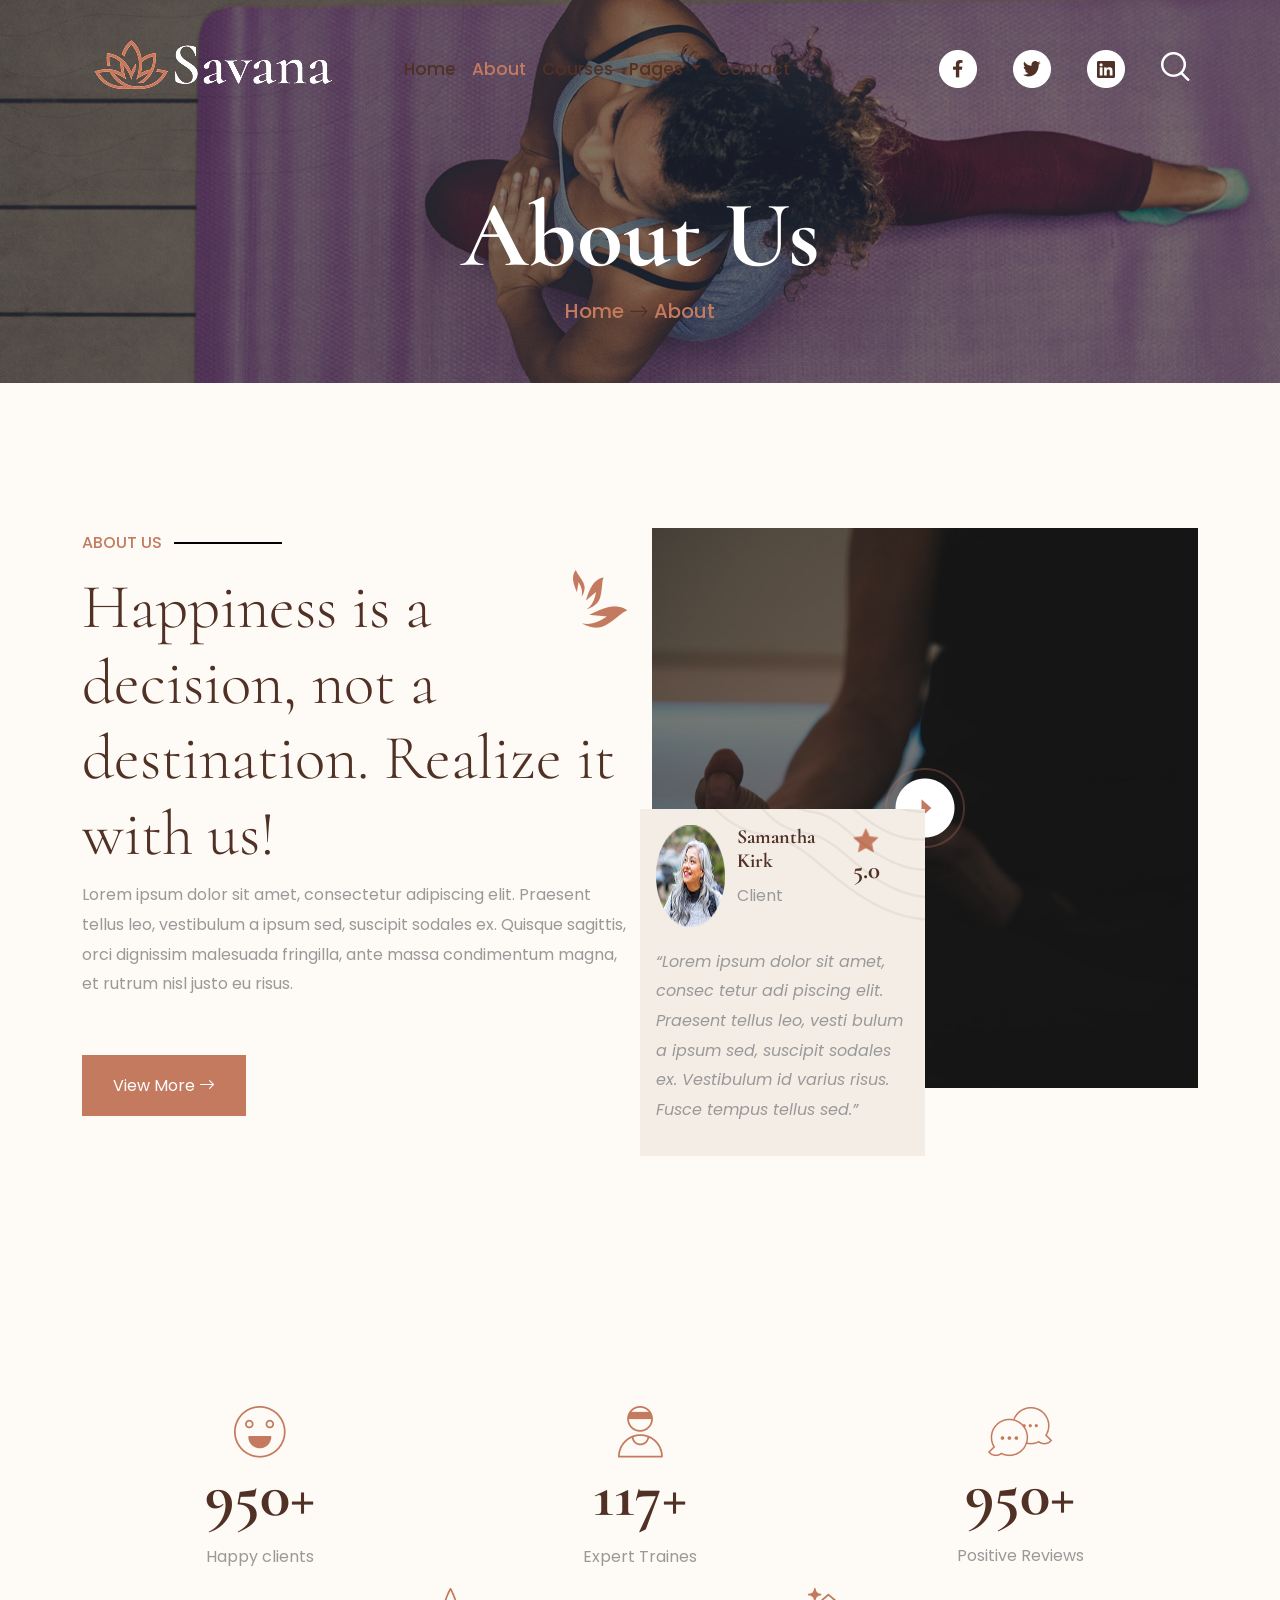
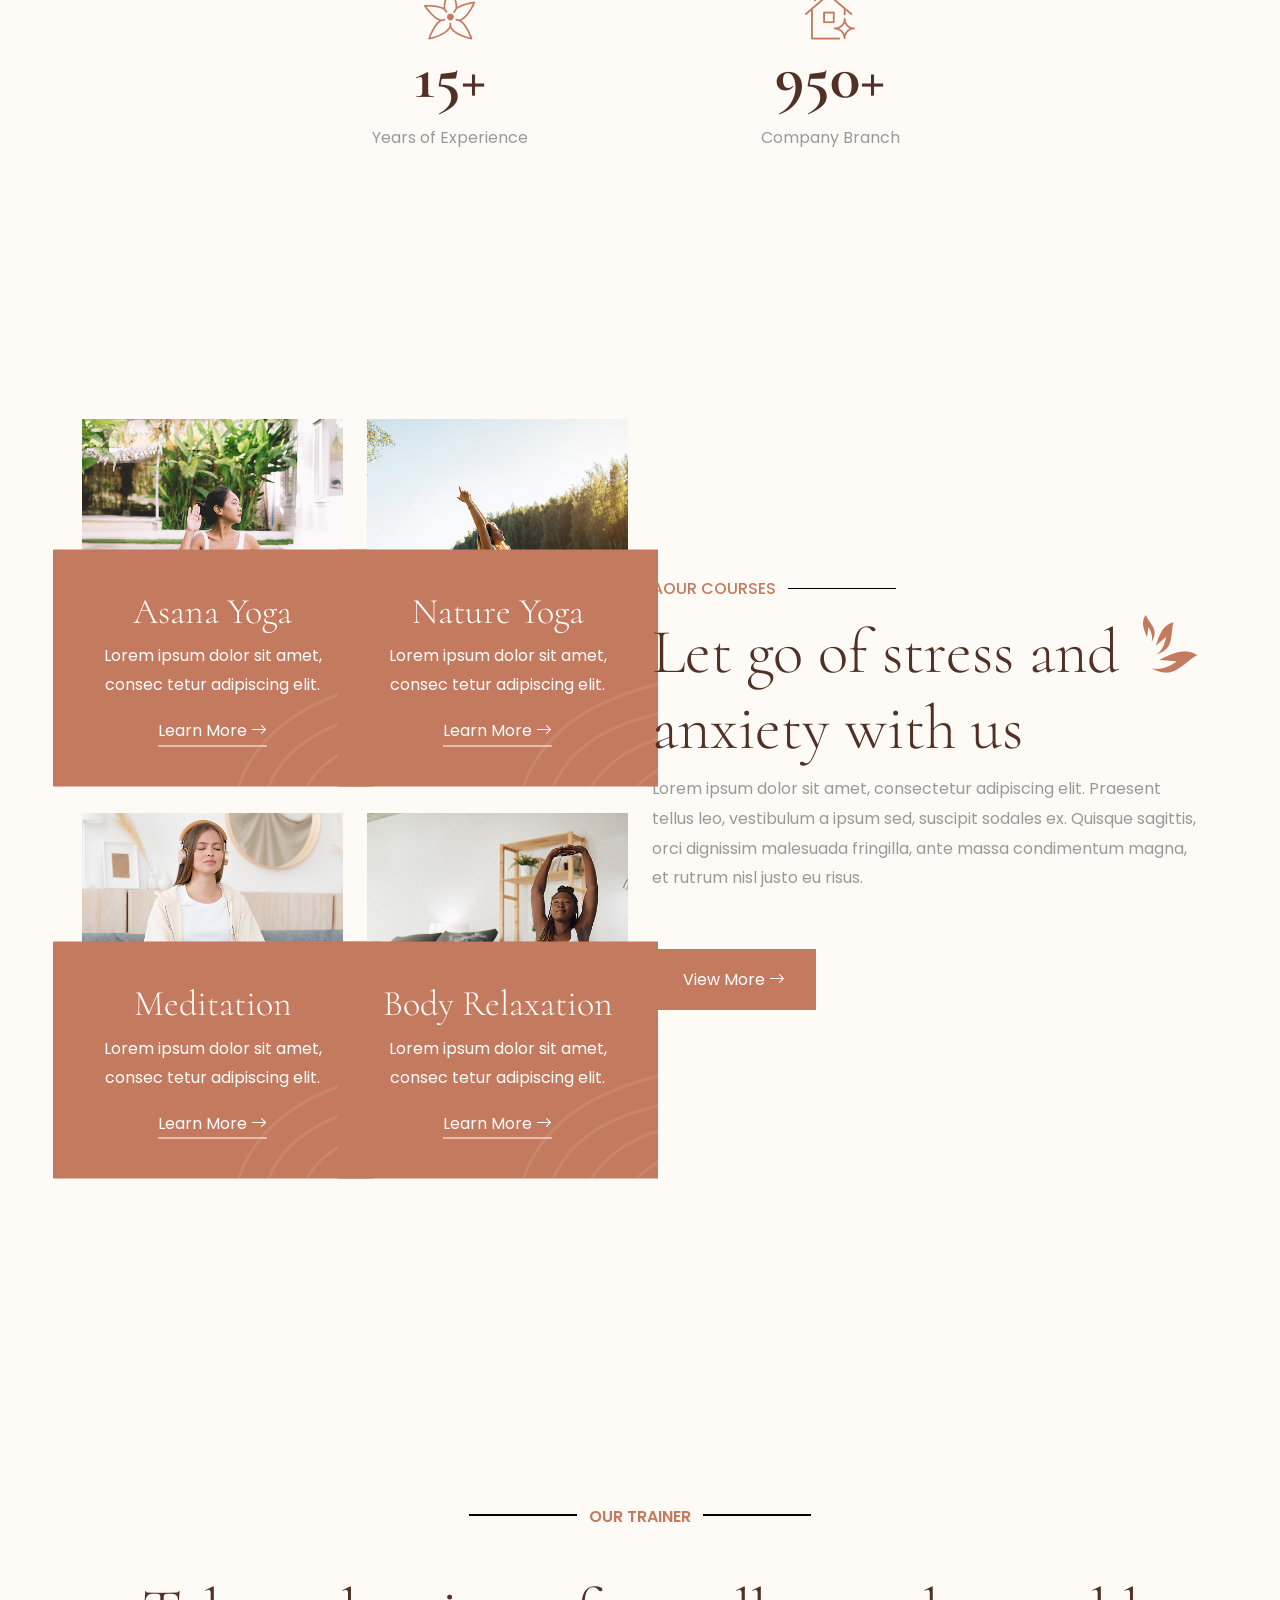
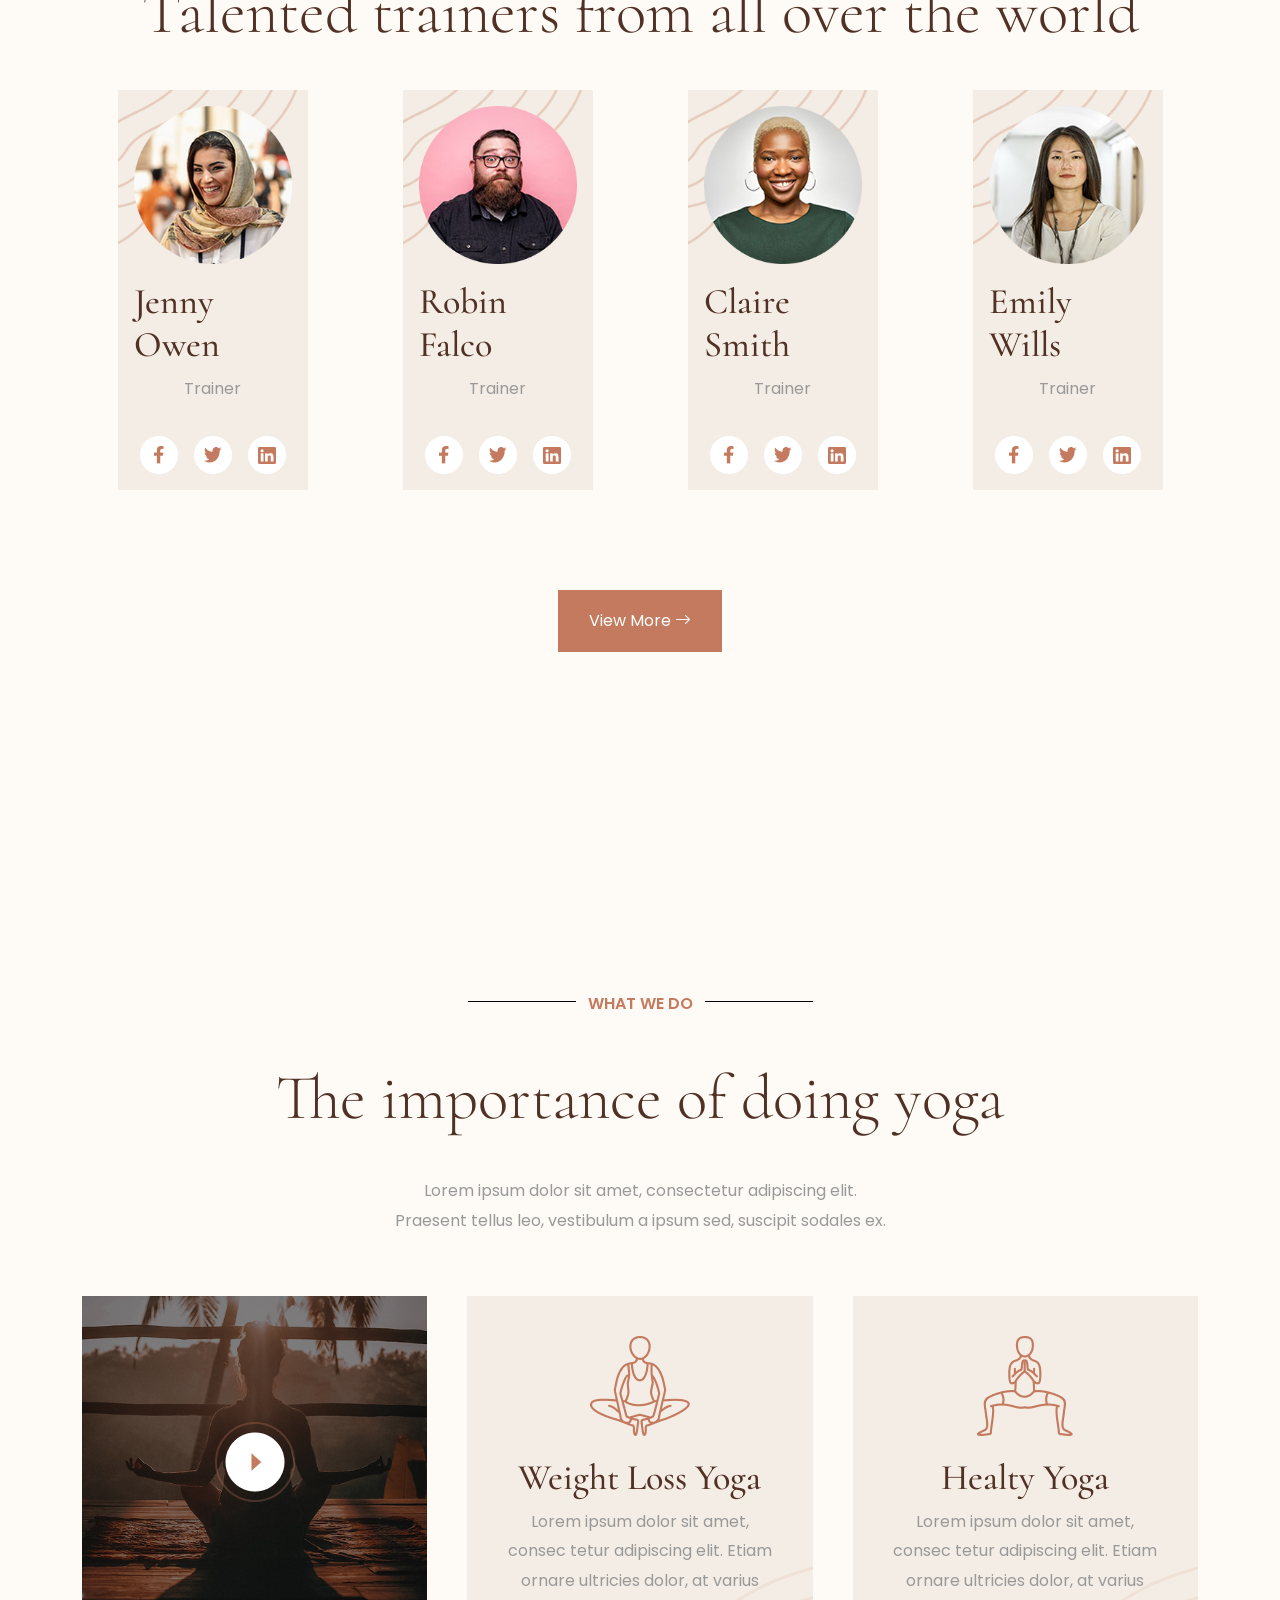
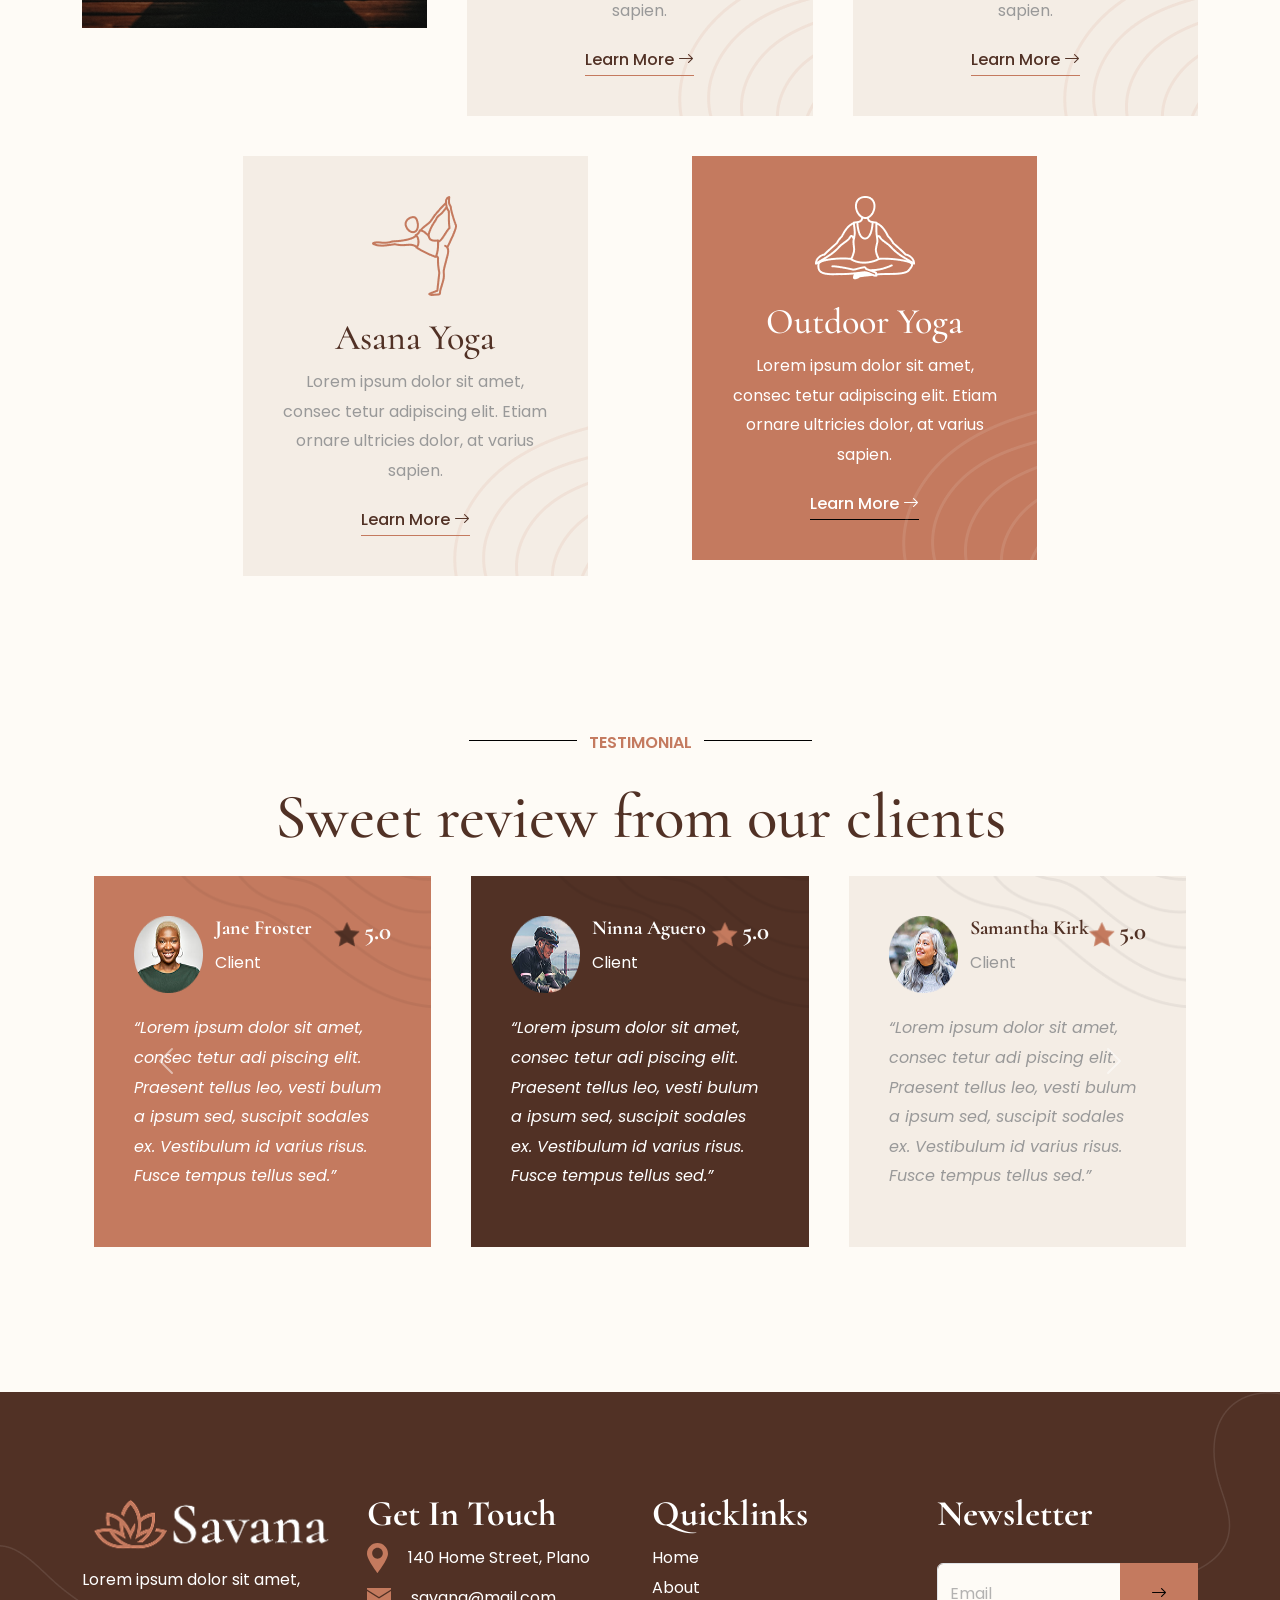
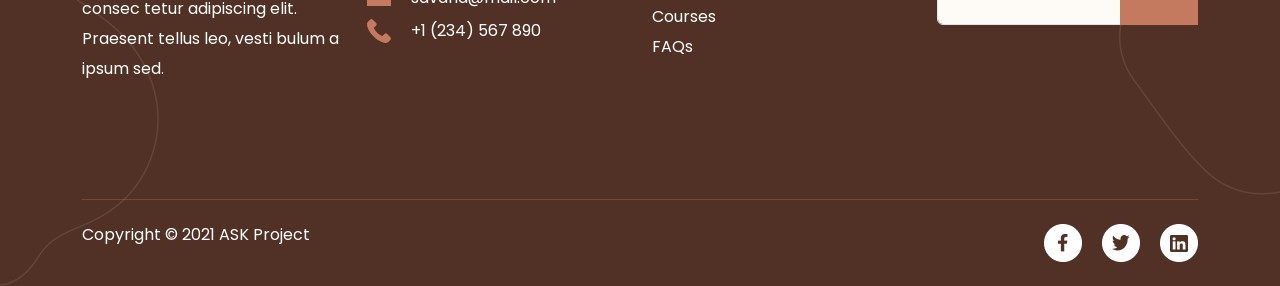
<file: about.html>
<!DOCTYPE html>
<html lang="en">

<head>
    <meta charset="UTF-8" />
    <meta name="viewport" content="width=device-width, initial-scale=1.0" />
    <link href="https://cdn.jsdelivr.net/npm/bootstrap@5.3.8/dist/css/bootstrap.min.css" rel="stylesheet"
        integrity="sha384-sRIl4kxILFvY47J16cr9ZwB07vP4J8+LH7qKQnuqkuIAvNWLzeN8tE5YBujZqJLB" crossorigin="anonymous" />
    <meta name="description" content="Happiness is a decision, not a destination. Realize it with us!">
    <link rel="preconnect" href="https://fonts.googleapis.com" />
    <link rel="preconnect" href="https://fonts.gstatic.com" crossorigin />
    <link
        href="https://fonts.googleapis.com/css2?family=Cormorant:ital,wght@0,300..700;1,300..700&family=Poppins:ital,wght@0,100;0,200;0,300;0,400;0,500;0,600;0,700;0,800;0,900;1,100;1,200;1,300;1,400;1,500;1,600;1,700;1,800;1,900&display=swap"
        rel="stylesheet" />
    <link rel="stylesheet" href="https://cdn.jsdelivr.net/npm/bootstrap-icons@1.13.1/font/bootstrap-icons.min.css" />
    <link rel="stylesheet" href="./assets/css/style.css" />
    <title>Savana About</title>
</head>

<body>
    <header class="position-relative">
        <div class="about-head">
            <img class="img-fluid position-absolute top-0 start-0" src="./assets/images/nav-logo/shapes-bg.png"
                alt="shapes" />

            <nav class="navbar navbar-expand-lg">
                <div class="container mt-3">
                    
                        <a class="navbar-brand" href="index.html"><img class="img-fluid"
                                src="./assets/images/logo/footer-logo.png" alt="logo" /></a>

                        <button class="navbar-toggler" type="button" data-bs-toggle="collapse"
                            data-bs-target="#navbarScroll" aria-controls="navbarScroll" aria-expanded="false"
                            aria-label="Toggle navigation">
                            <span class="navbar-toggler-icon"></span>
                        </button>

                        <div class="collapse navbar-collapse gap-10" id="navbarScroll">
                            <ul class="navbar-nav navbar-nav-scroll mx-auto" style="--bs-scroll-height: 100px">
                                <li class="nav-item">
                                    <a class="nav-link" aria-current="page" href="index.html">Home</a>
                                </li>
                                <li class="nav-item">
                                    <a class="nav-link active" href="#">About</a>
                                </li>
                                <li class="nav-item">
                                    <a class="nav-link" href="#">Courses</a>
                                </li>
                                <li class="nav-item dropdown">
                                    <a class="nav-link dropdown-toggle" href="#" role="button" data-bs-toggle="dropdown"
                                        aria-expanded="false">
                                        Pages
                                    </a>
                                    <ul class="dropdown-menu">
                                        <li><a class="dropdown-item" href="#">Action</a></li>
                                        <li>
                                            <a class="dropdown-item" href="#">Another action</a>
                                        </li>
                                        <li>
                                            <hr class="dropdown-divider" />
                                        </li>
                                        <li>
                                            <a class="dropdown-item" href="#">Something else here</a>
                                        </li>
                                    </ul>
                                </li>
                                <li class="nav-item">
                                    <a class="nav-link" href="#">Contact</a>
                                </li>
                            </ul>
                            <ul class="navbar-nav d-flex flex-row gap-3">
                                <li class="nav-item">
                                    <a class="nav-link" href="#"><img class="img-fluid"
                                            src="./assets/images/nav-logo/facebook.png" alt="facebook" /></a>
                                </li>
                                <li class="nav-item">
                                    <a class="nav-link" href="#"><img class="img-fluid"
                                            src="./assets/images/nav-logo/twitter.png" alt="twitter" /></a>
                                </li>
                                <li class="nav-item">
                                    <a class="nav-link" href="#"><img class="img-fluid"
                                            src="./assets/images/nav-logo/linkedin.png" alt="linkedin" /></a>
                                </li>
                                <li class="nav-item">
                                    <a class="nav-link" href="#" data-bs-toggle="collapse" role="button"
                                        data-bs-target="#collapseWidthExample" aria-expanded="false"
                                        aria-controls="collapseWidthExample"><img class="img-fluid"
                                            src="./assets/images/about-page/nav/search.png" alt="search" /></a>
                                    <div class="position-absolute end-0 top-0 h-100" style="min-height: 120px">
                                        <div class="collapse collapse-horizontal" id="collapseWidthExample">
                                            <div class="card card-body" style="width: 300px">
                                                <form class="d-flex" role="search">
                                                    <input class="form-control me-2" type="search" placeholder="Search"
                                                        aria-label="Search" />
                                                    <button class="btn btn-outline-success" type="submit">
                                                        Search
                                                    </button>
                                                </form>
                                            </div>
                                        </div>
                                    </div>
                                </li>
                            </ul>
                        </div>
                    
                </div>
            </nav>

            <h1 class="text-white cormorant text-center mt-5">About Us</h1>
            <h5 class="text-accent fw-medium text-center pb-5">
                Home <i class="bi bi-arrow-right text-secondary"></i> About
            </h5>
        </div>
    </header>

    <main>
        <section class="about-us mt-6">
            <div class="container position-relative">
                <div class="row">
                    <div class="col-md-6">
                        <div class="banner-content d-flex flex-column justify-content-around">
                            <div class="sub-yoga d-flex align-items-center gap-1">
                                <div class="fw-medium text-accent">ABOUT US</div>
                                <div class="line"></div>
                            </div>
                            <div class="banner-about mt-1 position-relative">
                                <h2 class="fw-light cormorant">
                                    Happiness is a decision, not a destination. Realize it with
                                    us!
                                </h2>
                                <img class="position-absolute top-0 end-0"
                                    src="./assets/images/about-page/about-us/Group.png" alt="bgimg" />
                            </div>
                            <p>
                                Lorem ipsum dolor sit amet, consectetur adipiscing elit.
                                Praesent tellus leo, vestibulum a ipsum sed, suscipit sodales
                                ex. Quisque sagittis, orci dignissim malesuada fringilla, ante
                                massa condimentum magna, et rutrum nisl justo eu risus.
                            </p>
                            <div class="d-flex gap-4 my-4 align-items-center">
                                <a href="#" class="btn btn-accent text-white">View More <i
                                        class="bi bi-arrow-right"></i></a>
                            </div>
                        </div>
                    </div>
                    <!-- <div class="col-md-1"></div> -->
                    <div class="col-md-6 position-relative">
                        <div class="position-relative">
                            <img class="img-fluid" src="./assets/images/about-page/about-us/placeholder.png"
                                alt="yoga-image" />
                            <!-- Button trigger modal -->
                            <button type="button" class="btn position-absolute top-50 start-50 translate-middle" data-bs-toggle="modal"
                                data-bs-target="#staticBackdrop">
                                <img class="img-fluid" src="./assets/images/why-us/play-button.png" alt="play-button" />
                            </button>

                            <!-- Modal -->
                            <div class="modal fade" id="staticBackdrop" data-bs-backdrop="static"
                                data-bs-keyboard="false" tabindex="-1" aria-labelledby="staticBackdropLabel"
                                aria-hidden="true">
                                <div class="modal-dialog">
                                    <div class="modal-content">
                                        <div class="modal-body position-relative p-0">
                                            <button type="button"
                                                class="btn-close position-absolute z-3 start-100 top-0 translate-middle bg-light rounded-circle"
                                                data-bs-dismiss="modal" aria-label="Close"></button>
                                            <iframe class="w-100 d-block" width="560" height="315"
                                                src="https://www.youtube.com/embed/LCyP3F7gRC4?si=LNOwDb1QECh6KYZi"
                                                title="YouTube video player" frameborder="0"
                                                allow="accelerometer; autoplay; clipboard-write; encrypted-media; gyroscope; picture-in-picture; web-share"
                                                referrerpolicy="strict-origin-when-cross-origin"
                                                allowfullscreen></iframe>
                                        </div>
                                    </div>
                                </div>
                            </div>
                        </div>
                        <div class="reviews position-absolute bottom-0 end-50" >
                            <div class="bg-primary p-2 position-relative">
                                <img class="img-fluid position-absolute top-0 end-0"
                                    src="./assets/images/testimonial/shapes-bg.png" alt="shape" />
                                <div class="review-img d-flex justify-content-between">
                                    <div class="d-flex gap-1 mb-3">
                                        <img class="img-fluid" src="./assets/images/testimonial/three.png"
                                            alt="people-image" />
                                        <div class="about-client">
                                            <h5 class="cormorant">Samantha Kirk</h5>
                                            <p>Client</p>
                                        </div>
                                    </div>
                                    <div class="star">
                                        <img class="img-fluid" width="26px" src="./assets/images/testimonial/Star-3.png"
                                            alt="star" />
                                        <h4 class="cormorant d-inline">5.0</h4>
                                    </div>
                                </div>
                                <p class="fst-italic">
                                    “Lorem ipsum dolor sit amet, consec tetur adi piscing elit.
                                    Praesent tellus leo, vesti bulum a ipsum sed, suscipit
                                    sodales ex. Vestibulum id varius risus. Fusce tempus tellus
                                    sed.”
                                </p>
                            </div>
                        </div>
                    </div>
                </div>
            </div>
        </section>

        <section class="overview">
            <div class="container">
                <div class="row mt-lg-7 mb-lg-7 mt-4 mb-4">
                    <div class="col-md-1"></div>

                    <div class="col-md-2 d-flex flex-column justify-content-center align-items-center">
                        <img class="img-fluid" src="./assets/images/overview/vector-1.png" alt="smile-image" />
                        <h2 class="cormorant">950+</h2>
                        <p>Happy clients</p>
                    </div>

                    <div class="col-md-2"></div>

                    <div class="col-md-2 d-flex flex-column justify-content-center align-items-center">
                        <img class="img-fluid" src="./assets/images/overview/vector-2.png" alt="people-image" />
                        <h2 class="cormorant">117+</h2>
                        <p>Expert Traines</p>
                    </div>

                    <div class="col-md-2"></div>

                    <div class="col-md-2 d-flex flex-column justify-content-center align-items-center">
                        <img class="img-fluid" src="./assets/images/overview/vector-3.png" alt="chate-image" />
                        <h2 class="cormorant">950+</h2>
                        <p>Positive Reviews</p>
                    </div>

                    <div class="col-md-1"></div>

                    <div class="col-md-3"></div>

                    <div class="col-md-2 d-flex flex-column justify-content-center align-items-center">
                        <img class="img-fluid" src="./assets/images/overview/vector-4.png" alt="flower-image" />
                        <h2 class="cormorant">15+</h2>
                        <p>Years of Experience</p>
                    </div>

                    <div class="col-md-2"></div>

                    <div class="col-md-2 d-flex flex-column justify-content-center align-items-center">
                        <img class="img-fluid" src="./assets/images/overview/vector-5.png" alt="House-image" />
                        <h2 class="cormorant">950+</h2>
                        <p>Company Branch</p>
                    </div>

                    <div class="col-md-3"></div>
                </div>
            </div>
        </section>

        <section class="course">
            <div class="container">
                <div class="row">
                    <div class="col-md-6">
                        <div class="row">
                            <div class="col-lg-6 mb-6 position-relative justify-content-center align-items-center">
                                <img class="img-fluid" src="./assets/images/courses/yoga-1.png" alt="yoga-1" />
                                <div class="yoga position-absolute top-100 start-50 translate-middle">
                                    <div class="comfort bg-accent position-relative text-white p-4 d-flex flex-column justify-content-center align-items-center"
                                        style="width: 20rem">
                                        <h3 class="text-white fw-light cormorant">Asana Yoga</h3>
                                        <p class="text-center">
                                            Lorem ipsum dolor sit amet, consec tetur adipiscing
                                            elit.
                                        </p>
                                        <a href="#" class="text-white border-bottom border-white">Learn More <i
                                                class="bi bi-arrow-right"></i></a>
                                        <img class="position-absolute end-0 bottom-0"
                                            src="./assets/images/courses/shapes-bg.png" alt="shapes" />
                                    </div>
                                </div>
                            </div>

                            <div class="col-lg-6 mb-6 position-relative justify-content-center align-items-center">
                                <img class="img-fluid" src="./assets/images/courses/yoga-2.png" alt="yoga-2" />
                                <div class="yoga position-absolute top-100 start-50 translate-middle">
                                    <div class="comfort bg-accent position-relative text-white p-4 d-flex flex-column justify-content-center align-items-center"
                                        style="width: 20rem">
                                        <h3 class="text-white fw-light cormorant">Nature Yoga</h3>
                                        <p class="text-center">
                                            Lorem ipsum dolor sit amet, consec tetur adipiscing
                                            elit.
                                        </p>
                                        <a href="#" class="text-white border-bottom border-white">Learn More <i
                                                class="bi bi-arrow-right"></i></a>
                                        <img class="position-absolute end-0 bottom-0"
                                            src="./assets/images/courses/shapes-bg.png" alt="shapes" />
                                    </div>
                                </div>
                            </div>

                            <div class="col-lg-6 mb-6 position-relative justify-content-center align-items-center">
                                <img class="img-fluid" src="./assets/images/courses/yoga-3.png" alt="yoga-3" />
                                <div class="yoga position-absolute top-100 start-50 translate-middle">
                                    <div class="comfort bg-accent position-relative text-white p-4 d-flex flex-column justify-content-center align-items-center"
                                        style="width: 20rem">
                                        <h3 class="text-white fw-light cormorant">Meditation</h3>
                                        <p class="text-center">
                                            Lorem ipsum dolor sit amet, consec tetur adipiscing
                                            elit.
                                        </p>
                                        <a href="#" class="text-white border-bottom border-white">Learn More <i
                                                class="bi bi-arrow-right"></i></a>
                                        <img class="position-absolute end-0 bottom-0"
                                            src="./assets/images/courses/shapes-bg.png" alt="shapes" />
                                    </div>
                                </div>
                            </div>

                            <div class="col-lg-6 mb-6 position-relative justify-content-center align-items-center">
                                <img class="img-fluid" src="./assets/images/courses/yoga-4.png" alt="yoga-4" />
                                <div class="yoga position-absolute top-100 start-50 translate-middle">
                                    <div class="comfort bg-accent position-relative text-white p-4 d-flex flex-column justify-content-center align-items-center"
                                        style="width: 20rem">
                                        <h3 class="text-white fw-light cormorant">
                                            Body Relaxation
                                        </h3>
                                        <p class="text-center">
                                            Lorem ipsum dolor sit amet, consec tetur adipiscing
                                            elit.
                                        </p>
                                        <a href="#" class="text-white border-bottom border-white">Learn More <i
                                                class="bi bi-arrow-right"></i></a>
                                        <img class="position-absolute end-0 bottom-0"
                                            src="./assets/images/courses/shapes-bg.png" alt="shapes" />
                                    </div>
                                </div>
                            </div>
                        </div>
                    </div>
                    <div class="col-md-6 d-flex justify-content-center align-items-center">
                        <div class="banner-content d-flex flex-column justify-content-around">
                            <div class="sub-yoga d-flex align-items-center gap-1">
                                <div class="fw-medium text-accent">AOUR COURSES</div>
                                <div class="line"></div>
                            </div>
                            <div class="banner-about mt-1 position-relative">
                                <h2 class="fw-light cormorant">
                                    Let go of stress and anxiety with us
                                </h2>
                                <img class="position-absolute top-0 end-0"
                                    src="./assets/images/about-page/about-us/Group.png" alt="bgimg" />
                            </div>
                            <p>
                                Lorem ipsum dolor sit amet, consectetur adipiscing elit.
                                Praesent tellus leo, vestibulum a ipsum sed, suscipit sodales
                                ex. Quisque sagittis, orci dignissim malesuada fringilla, ante
                                massa condimentum magna, et rutrum nisl justo eu risus.
                            </p>
                            <div class="d-flex gap-4 my-4 align-items-center">
                                <a href="#" class="btn btn-accent text-white">View More <i
                                        class="bi bi-arrow-right"></i></a>
                            </div>
                        </div>
                    </div>
                </div>
            </div>
        </section>

        <section class="trainer mt-8">
            <div class="container">
                <div class="sub-about d-flex justify-content-center align-items-center gap-1">
                    <div class="line"></div>
                    <h6 class="sub-heading mt-1 text-accent fw-semibold">
                        OUR TRAINER
                    </h6>
                    <div class="line"></div>
                </div>
                <h2 class="cormorant fw-light text-center mt-4 mb-4">
                    Talented trainers from all over the world
                </h2>

                <div class="row d-flex justify-content-around">
                    <div class="col-md-2 position-relative bg-primary p-2">
                        <img class="img-fluid position-absolute top-0 start-0"
                            src="./assets/images/trainer/shapes-bg.png" alt="Background" />
                        <div class="trainer d-flex flex-column justify-content-center align-items-center">
                            <img class="img-fluid position-relative mb-2"
                                src="./assets/images/about-page/trainer/one.png" alt="trainer-image" />
                            <h3 class="cormorant fw-medium">Jenny Owen</h3>
                            <p>Trainer</p>
                            <div class="social-icon mt-2 d-flex gap-2">
                                <img src="./assets/images/trainer/facebook.png" alt="facebook" />
                                <img src="./assets/images/trainer/twitter.png" alt="twitter" />
                                <img src="./assets/images/trainer/linkedin.png" alt="linkedin" />
                            </div>
                        </div>
                    </div>

                    <div class="col-md-2 position-relative bg-primary p-2">
                        <img class="img-fluid position-absolute top-0 start-0"
                            src="./assets/images/trainer/shapes-bg.png" alt="Background" />
                        <div class="trainer d-flex flex-column justify-content-center align-items-center">
                            <img class="img-fluid position-relative mb-2"
                                src="./assets/images/about-page/trainer/two.png" alt="trainer-image" />
                            <h3 class="cormorant fw-medium">Robin Falco</h3>
                            <p>Trainer</p>
                            <div class="social-icon mt-2 d-flex gap-2">
                                <img src="./assets/images/trainer/facebook.png" alt="facebook" />
                                <img src="./assets/images/trainer/twitter.png" alt="twitter" />
                                <img src="./assets/images/trainer/linkedin.png" alt="linkedin" />
                            </div>
                        </div>
                    </div>

                    <div class="col-md-2 position-relative bg-primary p-2">
                        <img class="img-fluid position-absolute top-0 start-0"
                            src="./assets/images/trainer/shapes-bg.png" alt="Background" />
                        <div class="trainer d-flex flex-column justify-content-center align-items-center">
                            <img class="img-fluid position-relative mb-2"
                                src="./assets/images/about-page/trainer/three.png" alt="trainer-image" />
                            <h3 class="cormorant fw-medium">Claire Smith</h3>
                            <p>Trainer</p>
                            <div class="social-icon mt-2 d-flex gap-2">
                                <img src="./assets/images/trainer/facebook.png" alt="facebook" />
                                <img src="./assets/images/trainer/twitter.png" alt="twitter" />
                                <img src="./assets/images/trainer/linkedin.png" alt="linkedin" />
                            </div>
                        </div>
                    </div>

                    <div class="col-md-2 position-relative bg-primary p-2">
                        <img class="img-fluid position-absolute top-0 start-0"
                            src="./assets/images/trainer/shapes-bg.png" alt="Background" />
                        <div class="trainer d-flex flex-column justify-content-center align-items-center">
                            <img class="img-fluid position-relative mb-2"
                                src="./assets/images/about-page/trainer/four.png" alt="trainer-image" />
                            <h3 class="cormorant fw-medium">Emily Wills</h3>
                            <p>Trainer</p>
                            <div class="social-icon mt-2 d-flex gap-2">
                                <img src="./assets/images/trainer/facebook.png" alt="facebook" />
                                <img src="./assets/images/trainer/twitter.png" alt="twitter" />
                                <img src="./assets/images/trainer/linkedin.png" alt="linkedin" />
                            </div>
                        </div>
                    </div>

                    <div class="d-flex gap-4 my-4 align-items-center justify-content-center">
                        <a href="#" class="btn btn-accent text-white mt-5">View More <i
                                class="bi bi-arrow-right"></i></a>
                    </div>
                </div>
            </div>
        </section>

        <section class="what-do mt-8 mb-6">
            <div class="container">
                <div class="sub-about d-flex justify-content-center align-items-center gap-1">
                    <div class="line"></div>
                    <h6 class="sub-heading mt-1 text-accent fw-semibold">
                        WHAT WE DO 
                    </h6>
                    <div class="line"></div>
                </div>
                <div class="position-relative">
                    <h2 class="cormorant fw-light text-center mt-4 mb-4">
                        The importance of doing yoga
                    </h2>
                    <!-- <img class="position-absolute end-0 bottom-0" src="./assets/images/about-page/" alt="shapes"/> -->
                </div>

                <p class="text-center mb-5 mx-8 px-3">
                    Lorem ipsum dolor sit amet, consectetur adipiscing elit. Praesent tellus leo, vestibulum a ipsum sed, suscipit sodales ex. 
                </p>

                <div class="row d-flex justify-content-between gx-4">
                    <div class="col-md-4  mb-4">
                        <div class="position-relative">
                            <img class="img-fluid" src="./assets/images/about-page/what-we-do/placeholder.png" alt="yoga-image" />
                            <!-- Button trigger modal -->
                            <button type="button" class="btn position-absolute top-50 start-50 translate-middle" data-bs-toggle="modal"
                                data-bs-target="#staticBackdrop">
                                <img class="img-fluid" src="./assets/images/why-us/play-button.png" alt="play-button" />
                            </button>

                            <!-- Modal -->
                            <div class="modal fade" id="staticBackdrop" data-bs-backdrop="static"
                                data-bs-keyboard="false" tabindex="-1" aria-labelledby="staticBackdropLabel"
                                aria-hidden="true">
                                <div class="modal-dialog">
                                    <div class="modal-content">
                                        <div class="modal-body position-relative p-0">
                                            <button type="button"
                                                class="btn-close position-absolute z-3 start-100 top-0 translate-middle bg-light rounded-circle"
                                                data-bs-dismiss="modal" aria-label="Close"></button>
                                            <iframe class="w-100 d-block" width="560" height="315"
                                                src="https://www.youtube.com/embed/LCyP3F7gRC4?si=LNOwDb1QECh6KYZi"
                                                title="YouTube video player" frameborder="0"
                                                allow="accelerometer; autoplay; clipboard-write; encrypted-media; gyroscope; picture-in-picture; web-share"
                                                referrerpolicy="strict-origin-when-cross-origin"
                                                allowfullscreen></iframe>
                                        </div>
                                    </div>
                                </div>
                            </div>
                        </div>
                    </div>

                    <div class="col-md-4 mb-4">
                        <div class="bg-primary p-4 d-flex flex-column justify-content-center align-items-center position-relative">
                            <img class="img-fluid position-absolute bottom-0 end-0"
                                src="./assets/images/about-page/what-we-do/shapes-bg.png" alt="shape" />
                                <img class="img-fluid" src="./assets/images/about-page/what-we-do/vector1.png" alt="yoga-image">
                                <h3 class="fw-medium cormorant mt-3">Weight Loss Yoga</h3>
                                <p class="text-center mb-3">
                                    Lorem ipsum dolor sit amet, consec tetur adipiscing elit. Etiam ornare ultricies dolor, at varius sapien.
                                </p>
                                <a href="#" class="text-secondary fw-medium border-bottom border-accent">Learn More <i class="bi bi-arrow-right"></i></a>
                        </div>
                    </div>

                    <div class="col-md-4 mb-4">
                        <div class="bg-primary p-4 d-flex flex-column justify-content-center align-items-center position-relative">
                            <img class="img-fluid position-absolute bottom-0 end-0"
                                src="./assets/images/about-page/what-we-do/shapes-bg.png" alt="shape" />
                                <img class="img-fluid" src="./assets/images/about-page/what-we-do/vector2.png" alt="yoga-image">
                                <h3 class="fw-medium cormorant mt-3">Healty Yoga</h3>
                                <p class="text-center mb-3">
                                    Lorem ipsum dolor sit amet, consec tetur adipiscing elit. Etiam ornare ultricies dolor, at varius sapien.
                                </p>
                                <a href="#" class="text-secondary fw-medium border-bottom border-accent">Learn More <i class="bi bi-arrow-right"></i></a>
                        </div>
                    </div>

                    <div class="col-md-1"></div>

                    <div class="col-md-4">
                        <div class="bg-primary p-4 d-flex flex-column justify-content-center align-items-center position-relative">
                            <img class="img-fluid position-absolute bottom-0 end-0"
                                src="./assets/images/about-page/what-we-do/shapes-bg.png" alt="shape" />
                                <img class="img-fluid" src="./assets/images/about-page/what-we-do/vector3.png" alt="yoga-image">
                                <h3 class="fw-medium cormorant mt-3">Asana Yoga</h3>
                                <p class="text-center mb-3">
                                    Lorem ipsum dolor sit amet, consec tetur adipiscing elit. Etiam ornare ultricies dolor, at varius sapien.
                                </p>
                                <a href="#" class="text-secondary fw-medium border-bottom border-accent">Learn More <i class="bi bi-arrow-right"></i></a>
                        </div>
                    </div>

                    <div class="col-md-4">
                        <div class="bg-accent text-white p-4 d-flex flex-column justify-content-center align-items-center position-relative">
                            <img class="img-fluid position-absolute bottom-0 end-0"
                                src="./assets/images/about-page/what-we-do/shapes-bg-4.png" alt="shape" />
                                <img class="img-fluid" src="./assets/images/about-page/what-we-do/vector4.png" alt="yoga-image">
                                <h3 class="fw-medium cormorant mt-3 text-white">Outdoor Yoga</h3>
                                <p class="text-center mb-3">
                                    Lorem ipsum dolor sit amet, consec tetur adipiscing elit. Etiam ornare ultricies dolor, at varius sapien.
                                </p>
                                <a href="#" class="text-white fw-medium border-bottom border-black">Learn More <i class="bi bi-arrow-right"></i></a>
                        </div>
                    </div>
                    
                    <div class="col-md-1"></div>

                </div>
            </div>
        </section>

        <section class="testimonial">
            <div class="container d-flex flex-column justify-content-center align-items-center">
                <div class="sub-about d-flex align-items-center gap-1 mb-3">
                    <div class="line"></div>
                    <h6 class="sub-heading mt-1 text-accent fw-semibold">
                        TESTIMONIAL
                    </h6>
                    <div class="line"></div>
                </div>

                <h2 class="fw-medium cormorant mb-3">
                    Sweet review from our clients
                </h2>

                <div id="carouselExample" class="carousel slide">
                    <div class="carousel-inner">
                        <div class="container">
                            <div class="row d-flex justify-content-between gx-4">
                                <div class="col-md-4 ">
                                    <div class="bg-accent p-4 text-white  position-relative">
                                        <img class="img-fluid position-absolute top-0 end-0"
                                            src="./assets/images/testimonial/shapes-bg.png" alt="shape" />
                                        <div class="review-img d-flex justify-content-between">
                                            <div class="d-flex gap-1 mb-3">
                                                <img class="img-fluid" src="./assets/images/testimonial/one.png"
                                                    alt="people-image" />
                                                <div class="about-client">
                                                    <h5 class="text-white cormorant">Jane Froster</h5>
                                                    <p>Client</p>
                                                </div>
                                            </div>
                                            <div class="star">
                                                <img class="img-fluid" width="26px"
                                                    src="./assets/images/testimonial/Star-1.png" alt="star" />
                                                <h4 class="cormorant d-inline text-white">5.0</h4>
                                            </div>
                                        </div>
                                        <p class="fst-italic">
                                            “Lorem ipsum dolor sit amet, consec tetur adi piscing
                                            elit. Praesent tellus leo, vesti bulum a ipsum sed,
                                            suscipit sodales ex. Vestibulum id varius risus. Fusce
                                            tempus tellus sed.”
                                        </p>
                                    </div>
                                </div>

                                <div class="col-md-4">
                                    <div class="bg-secondary text-white p-4 position-relative">
                                        <img class="img-fluid position-absolute top-0 end-0"
                                            src="./assets/images/testimonial/shapes-bg.png" alt="shape" />
                                        <div class="review-img d-flex justify-content-between">
                                            <div class="d-flex gap-1 mb-3">
                                                <img class="img-fluid" src="./assets/images/testimonial/two.png"
                                                    alt="people-image" />
                                                <div class="about-client">
                                                    <h5 class="text-white cormorant">Ninna Aguero</h5>
                                                    <p>Client</p>
                                                </div>
                                            </div>
                                            <div class="star">
                                                <img class="img-fluid" width="26px"
                                                    src="./assets/images/testimonial/Star-2.png" alt="star" />
                                                <h4 class="cormorant d-inline text-white">5.0</h4>
                                            </div>
                                        </div>
                                        <p class="fst-italic">
                                            “Lorem ipsum dolor sit amet, consec tetur adi piscing
                                            elit. Praesent tellus leo, vesti bulum a ipsum sed,
                                            suscipit sodales ex. Vestibulum id varius risus. Fusce
                                            tempus tellus sed.”
                                        </p>
                                    </div>
                                </div>

                                <div class="col-md-4 ">
                                    <div class="bg-primary p-4 position-relative">
                                        <img class="img-fluid position-absolute top-0 end-0"
                                            src="./assets/images/testimonial/shapes-bg.png" alt="shape" />
                                        <div class="review-img d-flex justify-content-between">
                                            <div class="d-flex gap-1 mb-3">
                                                <img class="img-fluid" src="./assets/images/testimonial/three.png"
                                                    alt="people-image" />
                                                <div class="about-client">
                                                    <h5 class="cormorant">Samantha Kirk</h5>
                                                    <p>Client</p>
                                                </div>
                                            </div>
                                            <div class="star">
                                                <img class="img-fluid" width="26px"
                                                    src="./assets/images/testimonial/Star-3.png" alt="star" />
                                                <h4 class="cormorant d-inline">5.0</h4>
                                            </div>
                                        </div>
                                        <p class="fst-italic">
                                            “Lorem ipsum dolor sit amet, consec tetur adi piscing
                                            elit. Praesent tellus leo, vesti bulum a ipsum sed,
                                            suscipit sodales ex. Vestibulum id varius risus. Fusce
                                            tempus tellus sed.”
                                        </p>
                                    </div>
                                </div>
                            </div>
                        </div>
                        <button class="carousel-control-prev" type="button" data-bs-target="#carouselExample"
                            data-bs-slide="prev">
                            <span class="carousel-control-prev-icon" aria-hidden="true"></span>
                            <span class="visually-hidden">Previous</span>
                        </button>
                        <button class="carousel-control-next" type="button" data-bs-target="#carouselExample"
                            data-bs-slide="next">
                            <span class="carousel-control-next-icon" aria-hidden="true"></span>
                            <span class="visually-hidden">Next</span>
                        </button>
                    </div>
                </div>
            </div>
        </section>
    </main>

    <footer class="bg-secondary mt-6 position-relative">
        <img class="img-fluid position-absolute bottom-0 start-0" src="./assets/images/footer-img/right-bg.png"
            alt="right-bg" />
        <img class="img-fluid position-absolute top-0 end-0" src="./assets/images/footer-img/left-bg.png"
            alt="left-bg" />
        <div class="container text-white">
            <div class="footer-top py-10">
                <div class="row">
                    <div class="col-lg-3">
                        <div class="foot-about">
                            <a href="index.html" aria-label="Go to home page">
                                <img class="img-fluid" src="./assets/images/logo/footer-logo.png" alt="footer logo" />
                            </a>
                            <p>
                                Lorem ipsum dolor sit amet, consec tetur adipiscing elit.
                                Praesent tellus leo, vesti bulum a ipsum sed.
                            </p>
                        </div>
                    </div>
                    <div class="col-lg-3">
                        <div class="d-flex">
                            <div class="touch foot-links">
                                <h3 class="text-white cormorant">Get In Touch</h3>
                                <a href="#" class="icon-link icon-link-hover text-white"><img
                                        src="./assets/images/footer-img/location.svg" alt="" />140 Home Street,
                                    Plano</a>
                                <a href="mailto" class="icon-link icon-link-hover text-white"><img
                                        src="./assets/images/footer-img/mail.svg" alt="" />savana@mail.com</a>
                                <a href="tel: +1 (234) 567 890" class="icon-link icon-link-hover text-white"><img
                                        src="./assets/images/footer-img/phone.svg" alt="" />+1
                                    (234) 567 890</a>
                            </div>
                        </div>
                    </div>
                    <div class="col-lg-3">
                        <div class="quicklinks foot-links">
                            <h3 class="text-white cormorant">Quicklinks</h3>
                            <ul class="list-unstyled d-flex flex-column">
                                <li>
                                    <a class="text-white active" href="index.html">Home</a>
                                </li>
                                <li><a class="text-white" href="index.html">About</a></li>
                                <li><a class="text-white" href="index.html">Courses</a></li>
                                <li><a class="text-white" href="index.html">FAQs</a></li>
                            </ul>
                        </div>
                    </div>
                    <div class="col-lg-3">
                        <div class="d-flex">
                            <div class="newsletter d-flex flex-column gap-3">
                                <h3 class="text-white cormorant">Newsletter</h3>
                                <div class="input-group mb-3">
                                    <input type="text" class="form-control" placeholder="Email" aria-label="Email"
                                        aria-describedby="button-addon2" />
                                    <button class="btn btn-accent" type="button" id="button-addon2">
                                        <i class="bi bi-arrow-right"></i>
                                    </button>
                                </div>
                            </div>
                        </div>
                    </div>
                </div>
            </div>
            <div class="footer-bottom border-top border-accent d-flex justify-content-between align-items-center">
                <div class="left-footer py-3">
                    <p>Copyright &copy; 2021 ASK Project</p>
                </div>
                <div class="right-footer d-flex gap-3">
                    <img class="img-fluid" src="./assets/images/footer-img/facebook.png" alt="facebook" />
                    <img class="img-fluid" src="./assets/images/footer-img/twitter.png" alt="twitter" />
                    <img class="img-fluid" src="./assets/images/footer-img/linkedin.png" alt="linkedin" />
                </div>
            </div>
        </div>
    </footer>

    <script src="https://cdn.jsdelivr.net/npm/bootstrap@5.3.8/dist/js/bootstrap.bundle.min.js"
        integrity="sha384-FKyoEForCGlyvwx9Hj09JcYn3nv7wiPVlz7YYwJrWVcXK/BmnVDxM+D2scQbITxI"
        crossorigin="anonymous"></script>
</body>

</html>
</file>
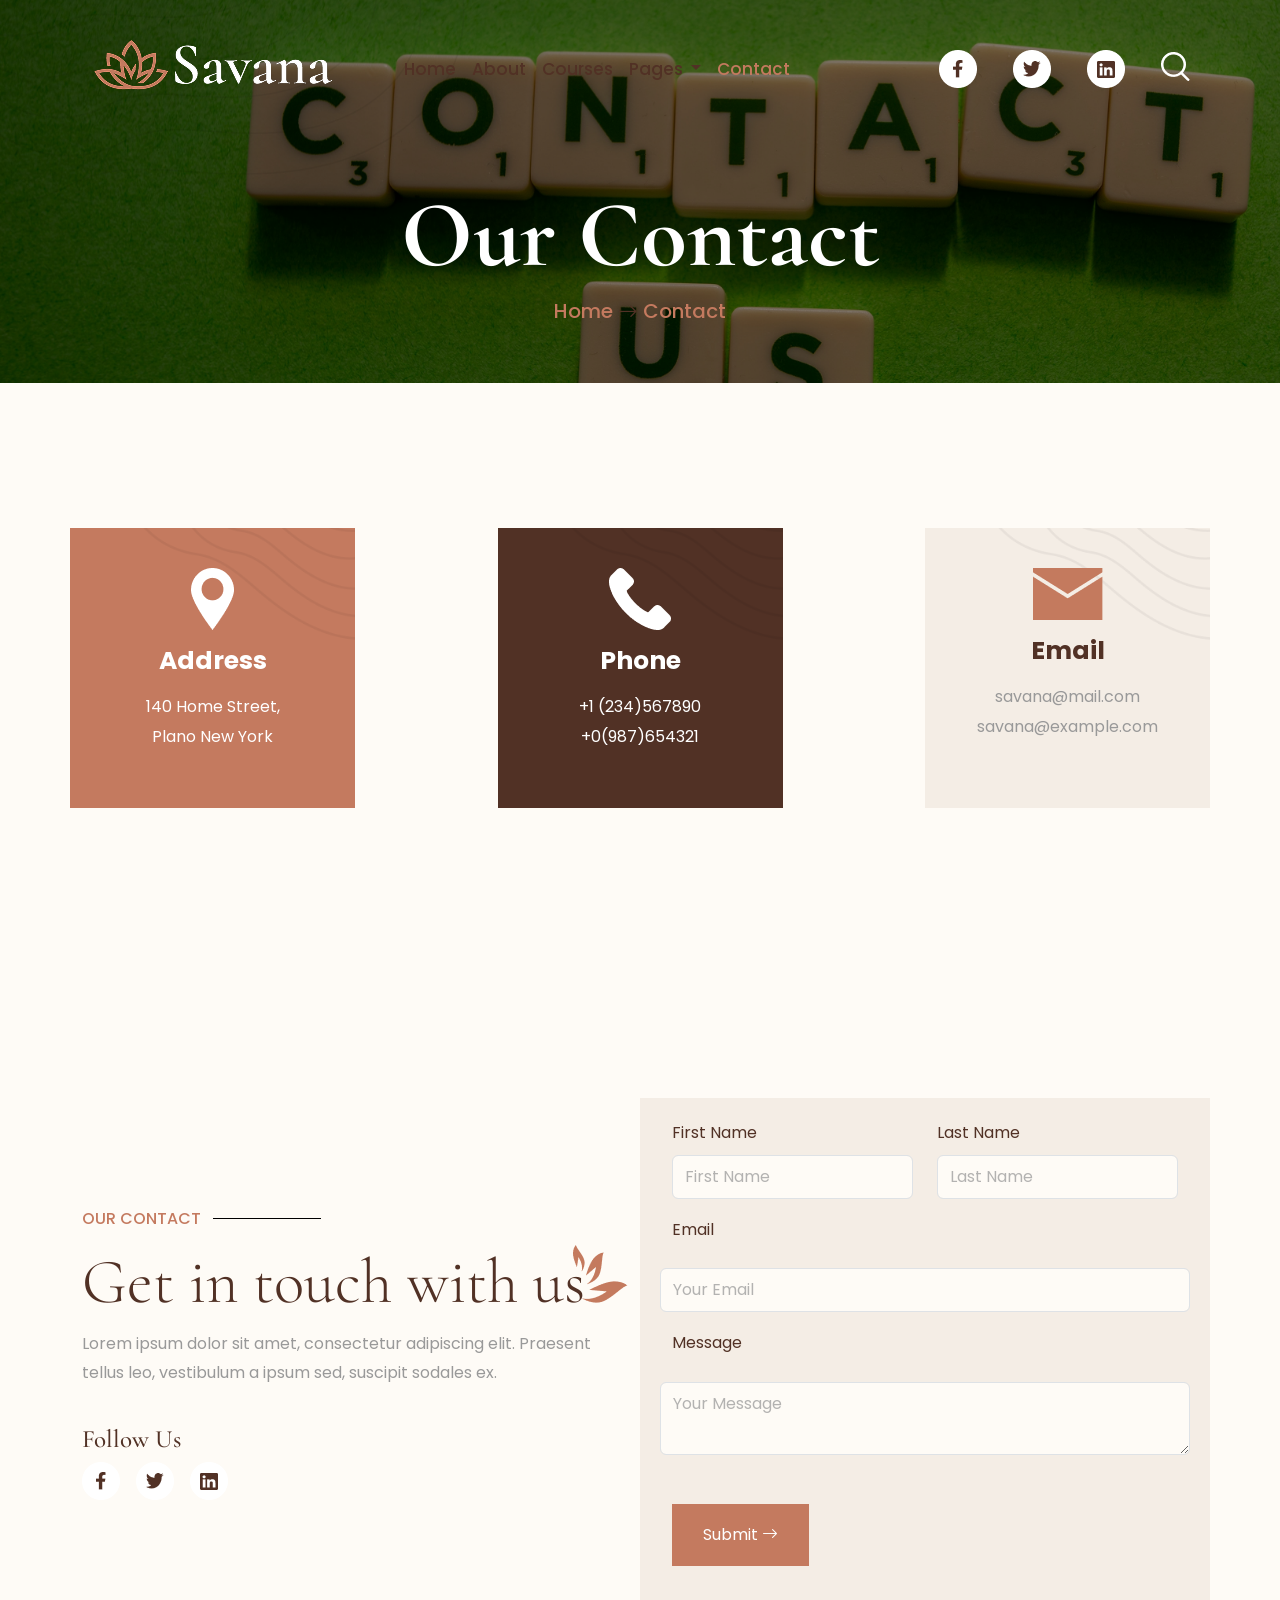
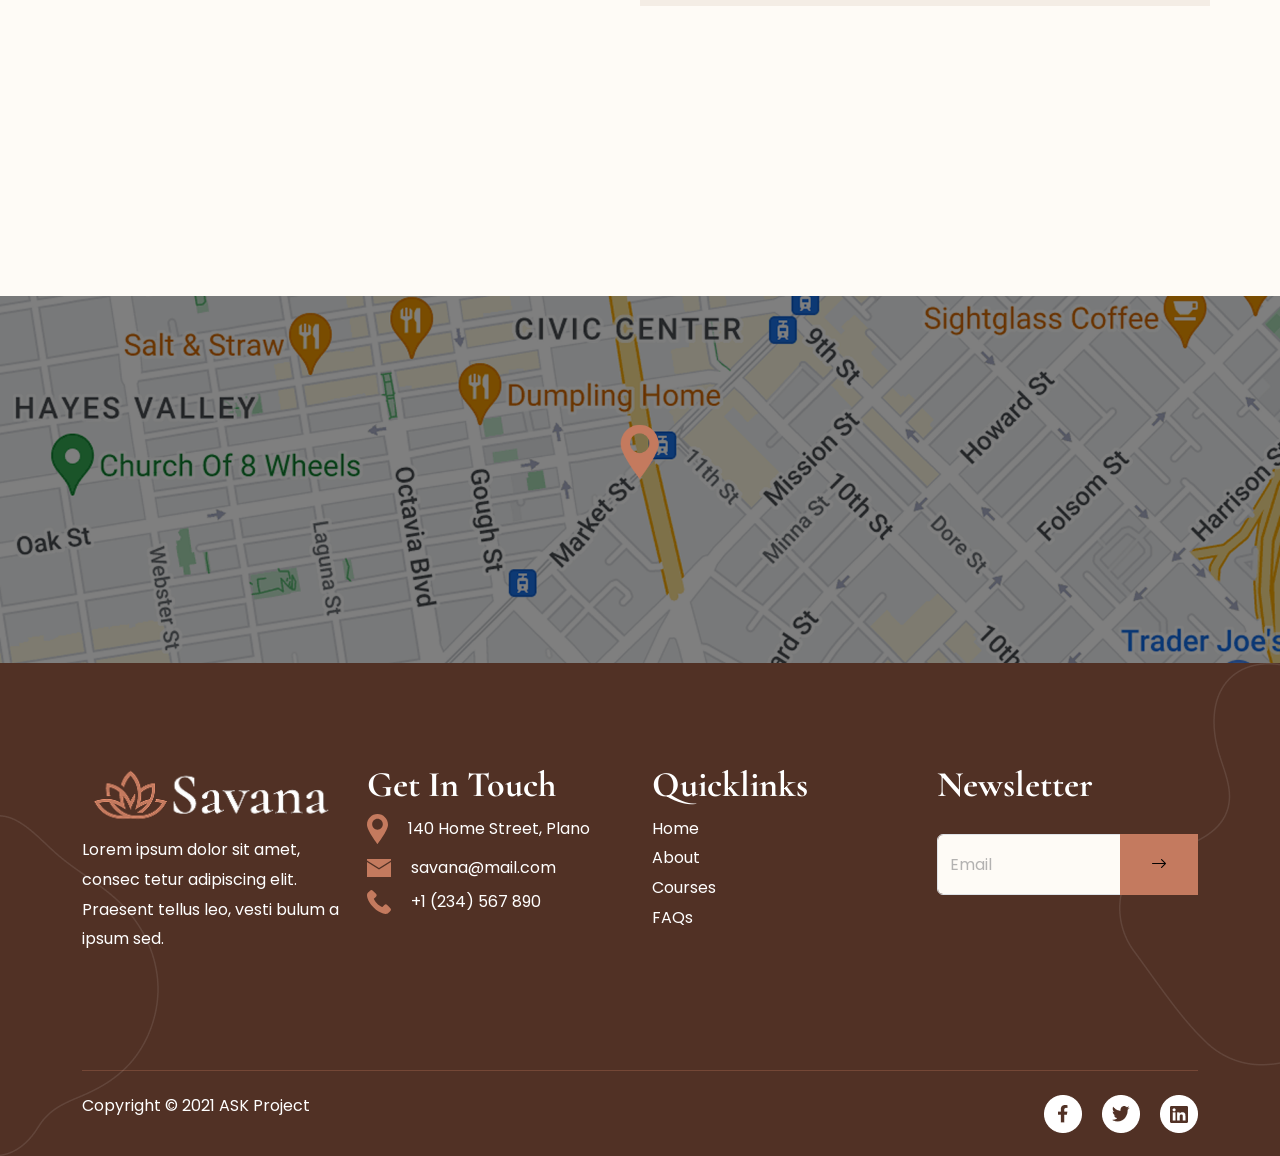
<file: contact.html>
<!DOCTYPE html>
<html lang="en">

<head>
    <meta charset="UTF-8" />
    <meta name="viewport" content="width=device-width, initial-scale=1.0" />
    <link href="https://cdn.jsdelivr.net/npm/bootstrap@5.3.8/dist/css/bootstrap.min.css" rel="stylesheet"
        integrity="sha384-sRIl4kxILFvY47J16cr9ZwB07vP4J8+LH7qKQnuqkuIAvNWLzeN8tE5YBujZqJLB" crossorigin="anonymous" />
    <meta name="description" content="Contact details od Savana">
    <link rel="preconnect" href="https://fonts.googleapis.com" />
    <link rel="preconnect" href="https://fonts.gstatic.com" crossorigin />
    <link
        href="https://fonts.googleapis.com/css2?family=Cormorant:ital,wght@0,300..700;1,300..700&family=Poppins:ital,wght@0,100;0,200;0,300;0,400;0,500;0,600;0,700;0,800;0,900;1,100;1,200;1,300;1,400;1,500;1,600;1,700;1,800;1,900&display=swap"
        rel="stylesheet" />
    <link rel="stylesheet" href="https://cdn.jsdelivr.net/npm/bootstrap-icons@1.13.1/font/bootstrap-icons.min.css" />
    <link rel="stylesheet" href="./assets/css/style.css" />
    <title>Savana Contact</title>
</head>

<body>
    <header class="position-relative">
        <div class="contact-head">
            <img class="img-fluid position-absolute top-0 start-0" src="./assets/images/nav-logo/shapes-bg.png"
                alt="shapes" />

            <nav class="navbar navbar-expand-lg">
                <div class="container mt-3">
                    
                        <a class="navbar-brand" href="index.html"><img class="img-fluid"
                                src="./assets/images/logo/footer-logo.png" alt="logo" /></a>

                        <button class="navbar-toggler" type="button" data-bs-toggle="collapse"
                            data-bs-target="#navbarScroll" aria-controls="navbarScroll" aria-expanded="false"
                            aria-label="Toggle navigation">
                            <span class="navbar-toggler-icon"></span>
                        </button>

                        <div class="collapse navbar-collapse gap-10" id="navbarScroll">
                            <ul class="navbar-nav navbar-nav-scroll mx-auto" style="--bs-scroll-height: 100px">
                                <li class="nav-item">
                                    <a class="nav-link" aria-current="page" href="index.html">Home</a>
                                </li>
                                <li class="nav-item">
                                    <a class="nav-link" href="#">About</a>
                                </li>
                                <li class="nav-item">
                                    <a class="nav-link" href="#">Courses</a>
                                </li>
                                <li class="nav-item dropdown">
                                    <a class="nav-link dropdown-toggle" href="#" role="button" data-bs-toggle="dropdown"
                                        aria-expanded="false">
                                        Pages
                                    </a>
                                    <ul class="dropdown-menu">
                                        <li><a class="dropdown-item" href="#">Action</a></li>
                                        <li>
                                            <a class="dropdown-item" href="#">Another action</a>
                                        </li>
                                        <li>
                                            <hr class="dropdown-divider" />
                                        </li>
                                        <li>
                                            <a class="dropdown-item" href="#">Something else here</a>
                                        </li>
                                    </ul>
                                </li>
                                <li class="nav-item">
                                    <a class="nav-link active" href="#">Contact</a>
                                </li>
                            </ul>
                            <ul class="navbar-nav d-flex flex-row gap-3">
                                <li class="nav-item">
                                    <a class="nav-link" href="#"><img class="img-fluid"
                                            src="./assets/images/nav-logo/facebook.png" alt="facebook" /></a>
                                </li>
                                <li class="nav-item">
                                    <a class="nav-link" href="#"><img class="img-fluid"
                                            src="./assets/images/nav-logo/twitter.png" alt="twitter" /></a>
                                </li>
                                <li class="nav-item">
                                    <a class="nav-link" href="#"><img class="img-fluid"
                                            src="./assets/images/nav-logo/linkedin.png" alt="linkedin" /></a>
                                </li>
                                <li class="nav-item">
                                    <a class="nav-link" href="#" data-bs-toggle="collapse" role="button"
                                        data-bs-target="#collapseWidthExample" aria-expanded="false"
                                        aria-controls="collapseWidthExample"><img class="img-fluid"
                                            src="./assets/images/about-page/nav/search.png" alt="search" /></a>
                                    <div class="position-absolute end-0 top-0 h-100" style="min-height: 120px">
                                        <div class="collapse collapse-horizontal" id="collapseWidthExample">
                                            <div class="card card-body" style="width: 300px">
                                                <form class="d-flex" role="search">
                                                    <input class="form-control me-2" type="search" placeholder="Search"
                                                        aria-label="Search" />
                                                    <button class="btn btn-outline-success" type="submit">
                                                        Search
                                                    </button>
                                                </form>
                                            </div>
                                        </div>
                                    </div>
                                </li>
                            </ul>
                        </div>
                    
                </div>
            </nav>

            <h1 class="text-white cormorant text-center mt-5">Our Contact</h1>
            <h5 class="text-accent fw-medium text-center pb-5">
                Home <i class="bi bi-arrow-right text-secondary"></i> Contact
            </h5>
        </div>
    </header>

    <main>
        <section class="contact-details mt-md-6">
            <div class="container">
                <div class="row d-flex justify-content-between">
                    <div class="col-md-3 bg-accent text-white p-4 position-relative">
                        <img class="img-fluid position-absolute top-0 end-0"
                            src="./assets/images/testimonial/shapes-bg.png" alt="shape" />
                        <div class="content d-flex flex-column justify-content-center align-items-center">
                            <img class="img-fluid position-relative"
                                src="./assets/images/contact-page/details/location.png" alt="location" />
                            <h4 class="text-white my-2">Address</h4>
                            <p class="text-white mx-3 text-center">
                                140 Home Street, Plano New York
                            </p>
                        </div>
                    </div>

                    <div class="col-md-3 bg-secondary text-white p-4 position-relative">
                        <img class="img-fluid position-absolute top-0 end-0"
                            src="./assets/images/testimonial/shapes-bg.png" alt="shape" />
                        <div class="content d-flex flex-column justify-content-center align-items-center">
                            <img class="img-fluid position-relative"
                                src="./assets/images/contact-page/details/phone.png" alt="phone" />
                            <h4 class="text-white my-2">Phone</h4>
                            <p class="text-white mx-4 text-center">
                                +1 (234)567890 +0(987)654321
                            </p>
                        </div>
                    </div>

                    <div class="col-md-3 bg-primary p-4 position-relative">
                        <img class="img-fluid position-absolute top-0 end-0"
                            src="./assets/images/testimonial/shapes-bg.png" alt="shape" />
                        <div class="content d-flex flex-column justify-content-center align-items-center">
                            <img class="img-fluid position-relative" src="./assets/images/contact-page/details/mail.png"
                                alt="mail" />
                            <h4 class="my-2">Email</h4>
                            <p class="mx-3 text-center">
                                savana@mail.com savana@example.com
                            </p>
                        </div>
                    </div>
                </div>
            </div>
        </section>

        <section class="our-contact mt-md-8">
            <div class="container">
                <div class="row">
                    <div class="col-md-6 d-flex justify-content-center align-items-center">
                        <div class="banner-content d-flex flex-column justify-content-around">
                            <div class="sub-yoga d-flex align-items-center gap-1">
                                <div class="fw-medium text-accent">OUR CONTACT</div>
                                <div class="line"></div>
                            </div>
                            <div class="banner-about mt-1 position-relative">
                                <h2 class="fw-light cormorant">Get in touch with us</h2>
                                <img class="position-absolute top-0 end-0"
                                    src="./assets/images/about-page/about-us/Group.png" alt="bgimg" />
                            </div>
                            <p>
                                Lorem ipsum dolor sit amet, consectetur adipiscing elit.
                                Praesent tellus leo, vestibulum a ipsum sed, suscipit sodales
                                ex.
                            </p>
                            <h4 class="cormorant fw-medium mt-3">Follow Us</h4>
                            <div class="d-flex gap-2 align-items-center">
                                <a href="#"><img class="img-fluid" src="./assets/images/footer-img/facebook.png"
                                        alt="facebook" /></a>
                                <a href="#"><img class="img-fluid" src="./assets/images/footer-img/twitter.png"
                                        alt="twitter" /></a>
                                <a href="#"><img class="img-fluid" src="./assets/images/footer-img/linkedin.png"
                                        alt="linkedin" /></a>
                            </div>
                        </div>
                    </div>

                    <div class="col-md-6 bg-primary">
                        <form action="#" class="needs-validation px-3 py-3" novalidate>
                            <div class="row row-cols-1 gy-2 row-cols-sm-2">
                                <div class="col">
                                    <label for="name" class="form-label text-secondary">First Name</label>
                                    <input type="text" name="name" id="name" minlength="4" class="form-control"
                                        placeholder="First Name" required />
                                    <div class="invalid-tooltip">
                                        Name required atleast 4 characters
                                    </div>
                                </div>

                                <div class="col">
                                    <label for="lname " class="form-label text-secondary">
                                        Last Name
                                    </label>
                                    <input type="text" name="name" id="lname" minlength="4" class="form-control"
                                        placeholder="Last Name" required />
                                </div>

                                <label for="email " class="form-label text-secondary">Email</label>
                                <input type="text" name="name" id="lname" minlength="4" class="form-control"
                                    placeholder="Your Email" required />

                                <label for="textarea" class="form-label text-secondary">Message</label>
                                <textarea class="form-control" aria-label="With textarea"
                                    placeholder="Your Message"></textarea>
                            </div>

                            <br />
                            <div class="d-flex gap-4 my-3 align-items-center">
                                <a href="#" class="btn btn-accent text-white" type="submit" value="Submit ">Submit <i
                                        class="bi bi-arrow-right"></i></a>
                            </div>
                        </form>
                    </div>
                </div>
            </div>
        </section>

        <section class="map mt-md-8">
            <img class="img-fluid" src="./assets/images/contact-page/map/map.png" alt="map-image" />
        </section>
    </main>

    <footer class="bg-secondary position-relative">
        <img class="img-fluid position-absolute bottom-0 start-0" src="./assets/images/footer-img/right-bg.png"
            alt="right-bg" />
        <img class="img-fluid position-absolute top-0 end-0" src="./assets/images/footer-img/left-bg.png"
            alt="left-bg" />
        <div class="container text-white">
            <div class="footer-top py-10">
                <div class="row">
                    <div class="col-lg-3">
                        <div class="foot-about">
                            <a href="index.html" aria-label="Go to home page">
                                <img class="img-fluid" src="./assets/images/logo/footer-logo.png" alt="footer logo" />
                            </a>
                            <p>
                                Lorem ipsum dolor sit amet, consec tetur adipiscing elit.
                                Praesent tellus leo, vesti bulum a ipsum sed.
                            </p>
                        </div>
                    </div>
                    <div class="col-lg-3">
                        <div class="d-flex">
                            <div class="touch foot-links">
                                <h3 class="text-white cormorant">Get In Touch</h3>
                                <a href="#" class="icon-link icon-link-hover text-white"><img
                                        src="./assets/images/footer-img/location.svg" alt="" />140 Home Street,
                                    Plano</a>
                                <a href="mailto" class="icon-link icon-link-hover text-white"><img
                                        src="./assets/images/footer-img/mail.svg" alt="" />savana@mail.com</a>
                                <a href="tel: +1 (234) 567 890" class="icon-link icon-link-hover text-white"><img
                                        src="./assets/images/footer-img/phone.svg" alt="" />+1
                                    (234) 567 890</a>
                            </div>
                        </div>
                    </div>
                    <div class="col-lg-3">
                        <div class="quicklinks foot-links">
                            <h3 class="text-white cormorant">Quicklinks</h3>
                            <ul class="list-unstyled d-flex flex-column">
                                <li>
                                    <a class="text-white active" href="index.html">Home</a>
                                </li>
                                <li><a class="text-white" href="index.html">About</a></li>
                                <li><a class="text-white" href="index.html">Courses</a></li>
                                <li><a class="text-white" href="index.html">FAQs</a></li>
                            </ul>
                        </div>
                    </div>
                    <div class="col-lg-3">
                        <div class="d-flex">
                            <div class="newsletter d-flex flex-column gap-3">
                                <h3 class="text-white cormorant">Newsletter</h3>
                                <div class="input-group mb-3">
                                    <input type="text" class="form-control" placeholder="Email" aria-label="Email"
                                        aria-describedby="button-addon2" />
                                    <button class="btn btn-accent" type="button" id="button-addon2">
                                        <i class="bi bi-arrow-right"></i>
                                    </button>
                                </div>
                            </div>
                        </div>
                    </div>
                </div>
            </div>
            <div class="footer-bottom border-top border-accent d-flex justify-content-between align-items-center">
                <div class="left-footer py-3">
                    <p>Copyright &copy; 2021 ASK Project</p>
                </div>
                <div class="right-footer d-flex gap-3">
                    <a href="#"><img class="img-fluid" src="./assets/images/footer-img/facebook.png"
                            alt="facebook" /></a>
                    <a href="#"><img class="img-fluid" src="./assets/images/footer-img/twitter.png" alt="twitter" /></a>
                    <a href="#"><img class="img-fluid" src="./assets/images/footer-img/linkedin.png"
                            alt="linkedin" /></a>
                </div>
            </div>
        </div>
    </footer>

    <script src="https://cdn.jsdelivr.net/npm/bootstrap@5.3.8/dist/js/bootstrap.bundle.min.js"
        integrity="sha384-FKyoEForCGlyvwx9Hj09JcYn3nv7wiPVlz7YYwJrWVcXK/BmnVDxM+D2scQbITxI"
        crossorigin="anonymous"></script>

    <script>
        // Example starter JavaScript for disabling form submissions if there are invalid fields
        (() => {
            "use strict";

            // Fetch all the forms we want to apply custom Bootstrap validation styles to
            const forms = document.querySelectorAll(".needs-validation");

            // Loop over them and prevent submission
            Array.from(forms).forEach((form) => {
                form.addEventListener(
                    "submit",
                    (event) => {
                        if (!form.checkValidity()) {
                            event.preventDefault();
                            event.stopPropagation();
                        }

                        form.classList.add("was-validated");
                    },
                    false
                );
            });
        })();
    </script>
</body>

</html>
</file>
